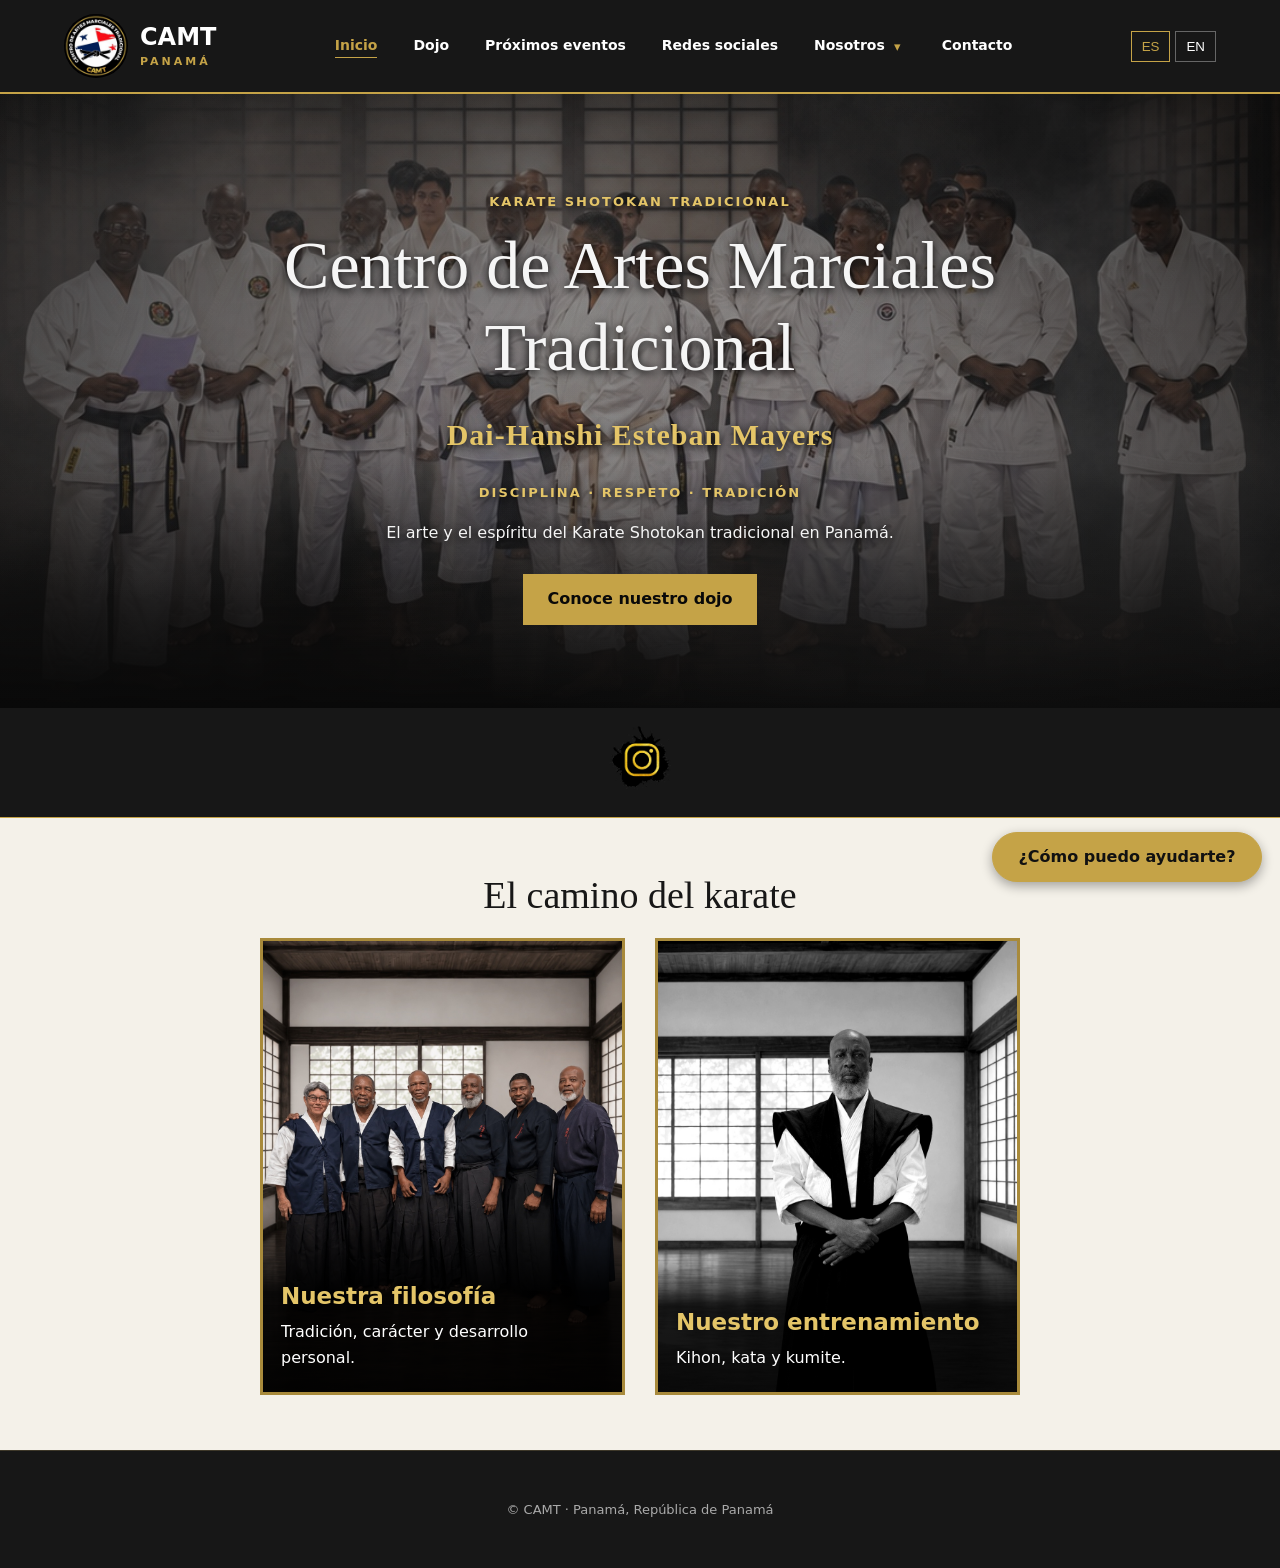
<file: index.html>
<!doctype html><html lang="es" data-lang="es"><head><meta charset="utf-8"><meta name="viewport" content="width=device-width,initial-scale=1"><meta name="description" content="CAMT · Karate Shotokan tradicional en Ciudad de Panamá"><title>Inicio | CAMT Panamá</title><link rel="icon" href="assets/logo.jpg"><link rel="stylesheet" href="style.css?v=2.3"><script src="config.js?v=1.8" defer></script><script src="script.js?v=2.2" defer></script></head><body><a class="skip" href="#main"><span lang="es">Ir al contenido</span><span lang="en">Skip to content</span></a><header><a class="brand" href="index.html"><img src="assets/logo.jpg" alt=""><span>CAMT<small>PANAMÁ</small></span></a><nav aria-label="Navigation"><a href="index.html" aria-current="page"><span lang="es">Inicio</span><span lang="en">Home</span></a><a href="dojo.html"><span lang="es">Dojo</span><span lang="en">Dojo</span></a><a href="upcoming.html"><span lang="es">Próximos eventos</span><span lang="en">Upcoming</span></a><a href="socials.html"><span lang="es">Redes sociales</span><span lang="en">Socials</span></a><div class="about-nav"><a href="about.html"><span lang="es">Nosotros</span><span lang="en">About</span></a><button class="bio-toggle" aria-label="Biografías / Biographies" aria-expanded="false" aria-controls="bio-menu">▾</button><div id="bio-menu" class="bio-menu" hidden><a href="about.html#esteban-mayers">Esteban Mayers</a><a href="about.html#enrique-kelly">Enrique Kelly</a><a href="about.html#reinaldo-mannings">Reinaldo Mannings</a><a href="about.html#eduardo-lowe">Eduardo Lowe</a><a href="about.html#alexander-edwards">Alexander Edwards</a><a href="about.html#reynaldo-roach">Reynaldo Roach</a></div></div><a href="contact.html"><span lang="es">Contacto</span><span lang="en">Contact</span></a></nav><div class="languages"><button data-language="es" aria-pressed="true">ES</button><button data-language="en" aria-pressed="false">EN</button></div></header><main id="main"><section class="hero"><div class="hero-copy"><p class="eyebrow"><span lang="es">KARATE SHOTOKAN TRADICIONAL</span><span lang="en">TRADITIONAL SHOTOKAN KARATE</span></p><h1>Centro de Artes Marciales Tradicional</h1><p class="gold hanshi">Dai-Hanshi Esteban Mayers</p><p class="gold"><span lang="es">DISCIPLINA · RESPETO · TRADICIÓN</span><span lang="en">DISCIPLINE · RESPECT · TRADITION</span></p><p><span lang="es">El arte y el espíritu del Karate Shotokan tradicional en Panamá.</span><span lang="en">The art and spirit of traditional Shotokan Karate in Panama.</span></p><a class="cta" href="dojo.html"><span lang="es">Conoce nuestro dojo</span><span lang="en">Discover our dojo</span></a></div></section><section class="instagram-strip"><a class="instagram-link" href="https://www.instagram.com/camt_pty/" data-link="instagram" aria-label="Instagram — CAMT Panamá"><img class="instagram-logo" src="assets/instagram.png" alt="Instagram"></a></section><section class="ivory"><h2><span lang="es">El camino del karate</span><span lang="en">The way of karate</span></h2><div class="cards"><article><img src="assets/philosophy-group.jpg" alt="Retrato grupal en el dojo / Group dojo portrait"><div class="card-overlay"><h3><span lang="es">Nuestra filosofía</span><span lang="en">Our philosophy</span></h3><p><span lang="es">Tradición, carácter y desarrollo personal.</span><span lang="en">Tradition, character and personal development.</span></p></div></article><article><img src="assets/training.jpg" alt="Retrato en el dojo / Dojo portrait"><div class="card-overlay"><h3><span lang="es">Nuestro entrenamiento</span><span lang="en">Our training</span></h3><p><span lang="es">Kihon, kata y kumite.</span><span lang="en">Kihon, kata and kumite.</span></p></div></article></div></section></main><footer><p>© CAMT · Panamá, República de Panamá</p></footer></body></html>
</file>
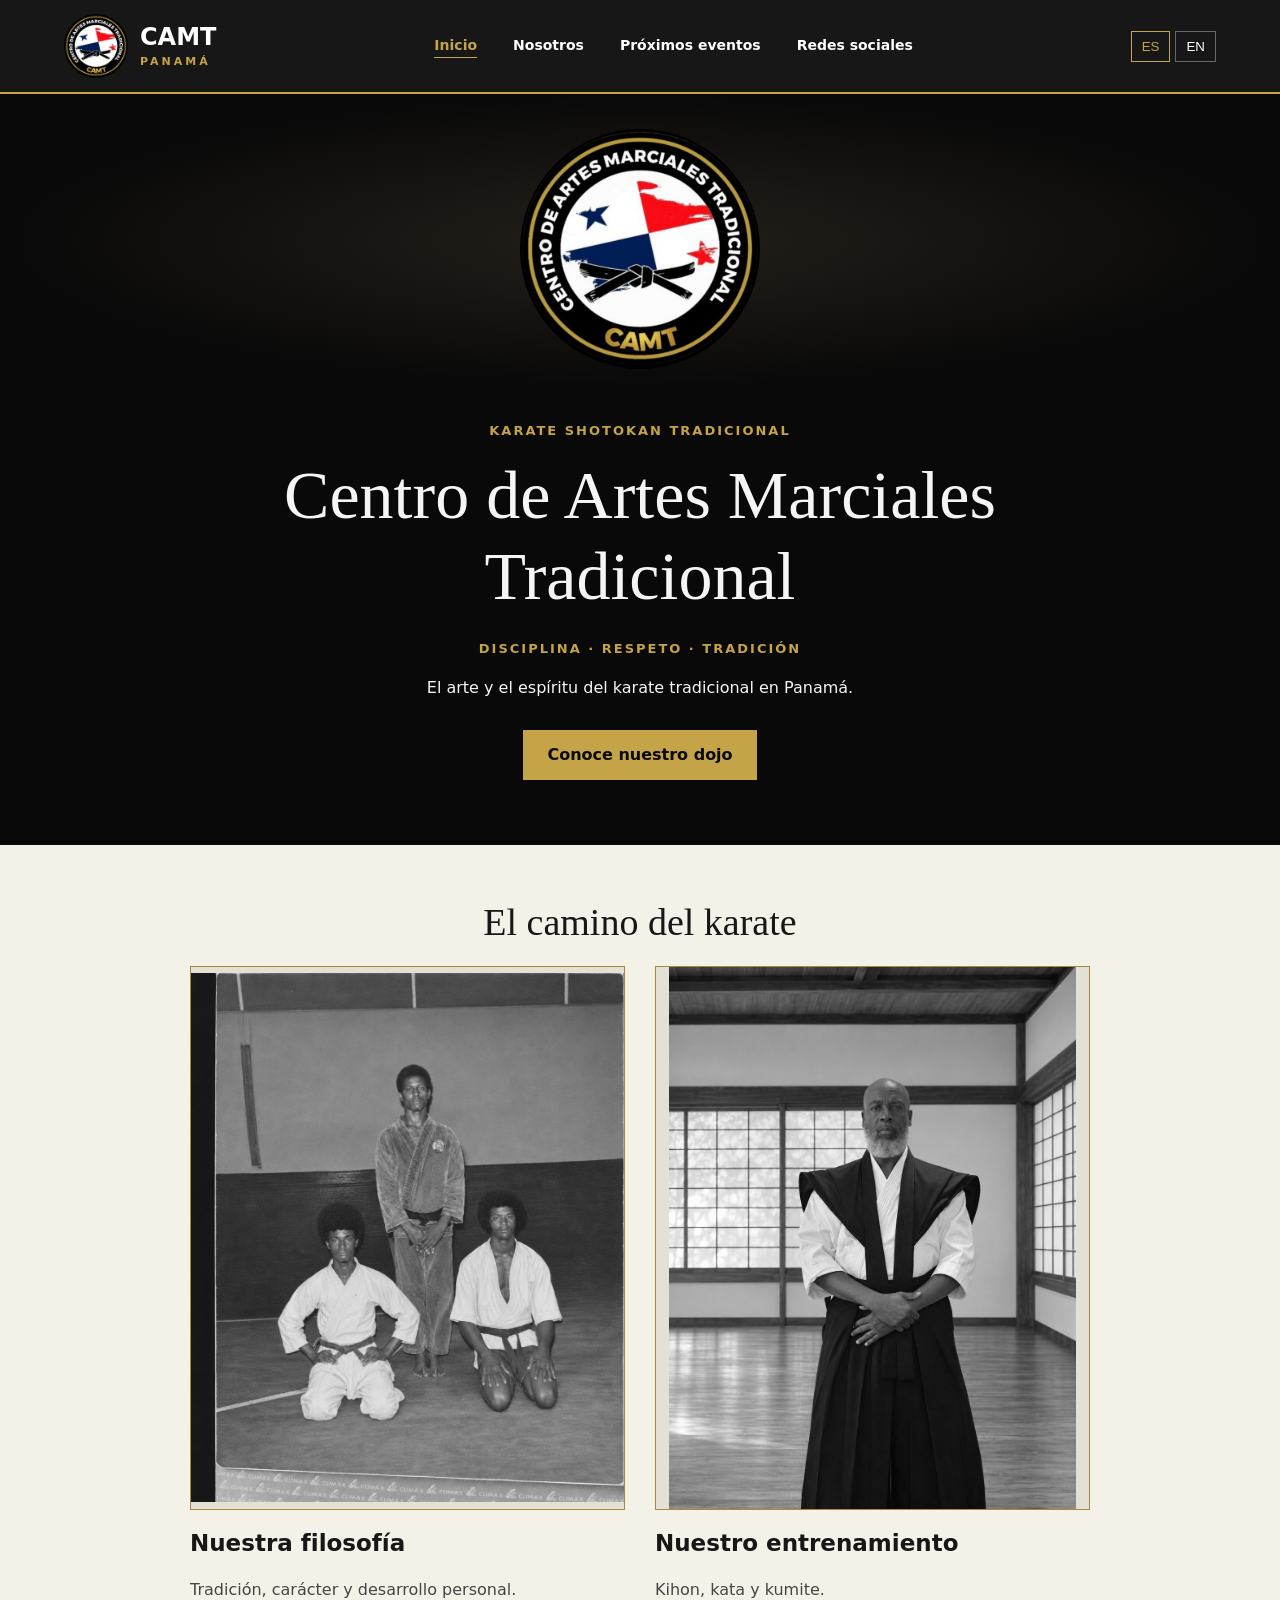
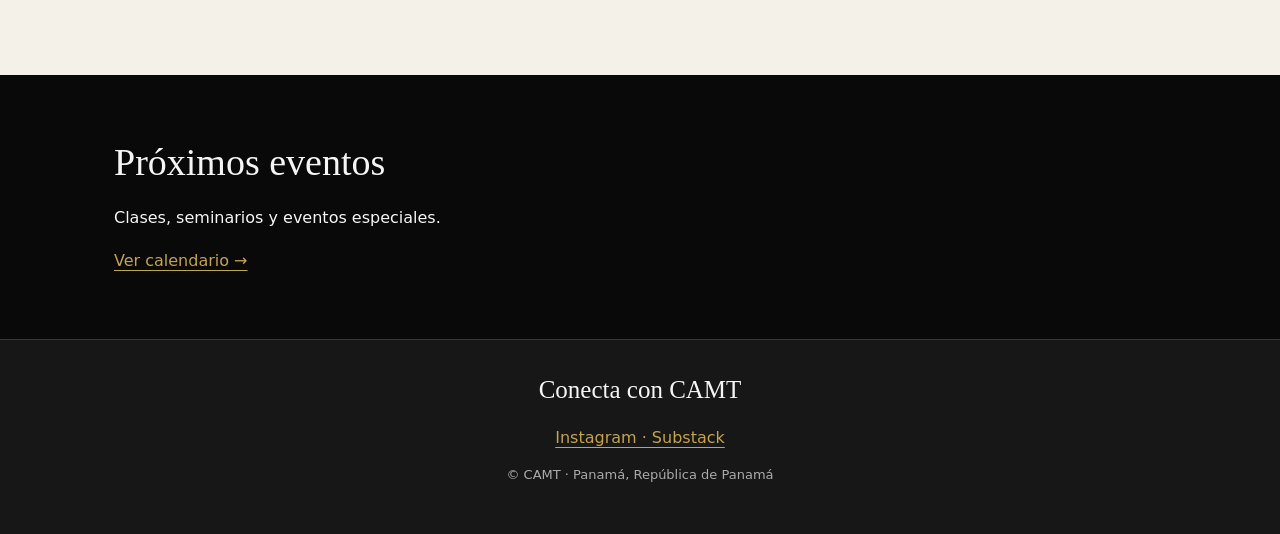
<file: CAMT-Website/index.html>
<!doctype html><html lang="es" data-lang="es"><head><meta charset="utf-8"><meta name="viewport" content="width=device-width,initial-scale=1"><meta name="description" content="CAMT · Karate Shotokan tradicional en Ciudad de Panamá"><title>Inicio | CAMT Panamá</title><link rel="icon" href="assets/logo.jpg"><link rel="stylesheet" href="style.css"><script src="config.js" defer></script><script src="script.js" defer></script></head><body><a class="skip" href="#main"><span lang="es">Ir al contenido</span><span lang="en">Skip to content</span></a><header><a class="brand" href="index.html"><img src="assets/logo.jpg" alt=""><span>CAMT<small>PANAMÁ</small></span></a><nav aria-label="Navigation"><a href="index.html" aria-current="page"><span lang="es">Inicio</span><span lang="en">Home</span></a><a href="about.html"><span lang="es">Nosotros</span><span lang="en">About</span></a><a href="upcoming.html"><span lang="es">Próximos eventos</span><span lang="en">Upcoming</span></a><a href="socials.html"><span lang="es">Redes sociales</span><span lang="en">Socials</span></a></nav><div class="languages"><button data-language="es" aria-pressed="true">ES</button><button data-language="en" aria-pressed="false">EN</button></div></header><main id="main"><section class="hero"><div class="hero-art"><img src="assets/logo.jpg" alt="CAMT"></div><div class="hero-copy"><p class="eyebrow"><span lang="es">KARATE SHOTOKAN TRADICIONAL</span><span lang="en">TRADITIONAL SHOTOKAN KARATE</span></p><h1>Centro de Artes Marciales Tradicional</h1><p class="gold"><span lang="es">DISCIPLINA · RESPETO · TRADICIÓN</span><span lang="en">DISCIPLINE · RESPECT · TRADITION</span></p><p><span lang="es">El arte y el espíritu del karate tradicional en Panamá.</span><span lang="en">The art and spirit of traditional karate in Panama.</span></p><a class="cta" href="about.html"><span lang="es">Conoce nuestro dojo</span><span lang="en">Discover our dojo</span></a></div></section><section class="ivory"><h2><span lang="es">El camino del karate</span><span lang="en">The way of karate</span></h2><div class="cards"><article><img src="assets/philosophy.jpg" alt="Fotografía histórica de karate / Historical karate photograph"><h3><span lang="es">Nuestra filosofía</span><span lang="en">Our philosophy</span></h3><p><span lang="es">Tradición, carácter y desarrollo personal.</span><span lang="en">Tradition, character and personal development.</span></p></article><article><img src="assets/training.jpg" alt="Retrato en el dojo / Dojo portrait"><h3><span lang="es">Nuestro entrenamiento</span><span lang="en">Our training</span></h3><p><span lang="es">Kihon, kata y kumite.</span><span lang="en">Kihon, kata and kumite.</span></p></article></div></section><section class="section"><h2><span lang="es">Próximos eventos</span><span lang="en">Upcoming events</span></h2><p><span lang="es">Clases, seminarios y eventos especiales.</span><span lang="en">Classes, seminars and special events.</span></p><a href="upcoming.html"><span lang="es">Ver calendario →</span><span lang="en">View dojo calendar →</span></a></section></main><footer><h2><span lang="es">Conecta con CAMT</span><span lang="en">Connect with CAMT</span></h2><a href="socials.html">Instagram · Substack</a><p>© CAMT · Panamá, República de Panamá</p></footer></body></html>
</file>
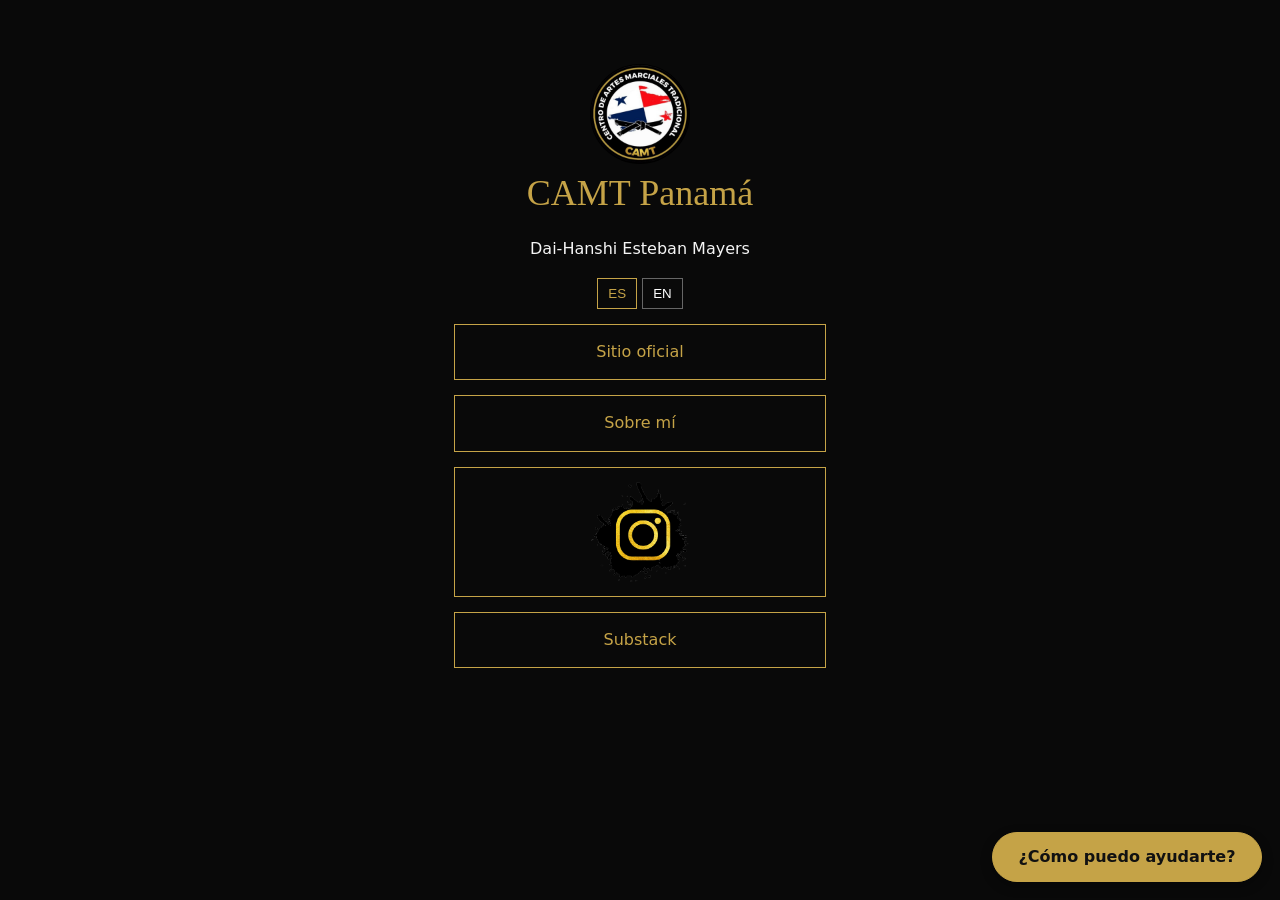
<file: links/index.html>
<!doctype html><html lang="es" data-lang="es"><head><meta charset="utf-8"><meta name="viewport" content="width=device-width,initial-scale=1"><title>CAMT | Links</title><link rel="stylesheet" href="../style.css?v=2.2"><script src="../config.js?v=1.8" defer></script><script src="../script.js?v=2.2" defer></script></head><body><main class="bio-page"><img src="../assets/logo.jpg" alt="CAMT"><h1>CAMT Panamá</h1><p>Dai-Hanshi Esteban Mayers</p><div class="languages"><button data-language="es">ES</button><button data-language="en">EN</button></div><a href="../index.html"><span lang="es">Sitio oficial</span><span lang="en">Official website</span></a><a href="../about.html#esteban-mayers"><span lang="es">Sobre mí</span><span lang="en">About me</span></a><a class="instagram-link" href="https://www.instagram.com/camt_pty/" data-link="instagram" aria-label="Instagram — CAMT Panamá"><img class="instagram-logo" src="../assets/instagram.png" alt="Instagram"></a><a href="../socials.html" data-link="substack">Substack</a></main></body></html>
</file>
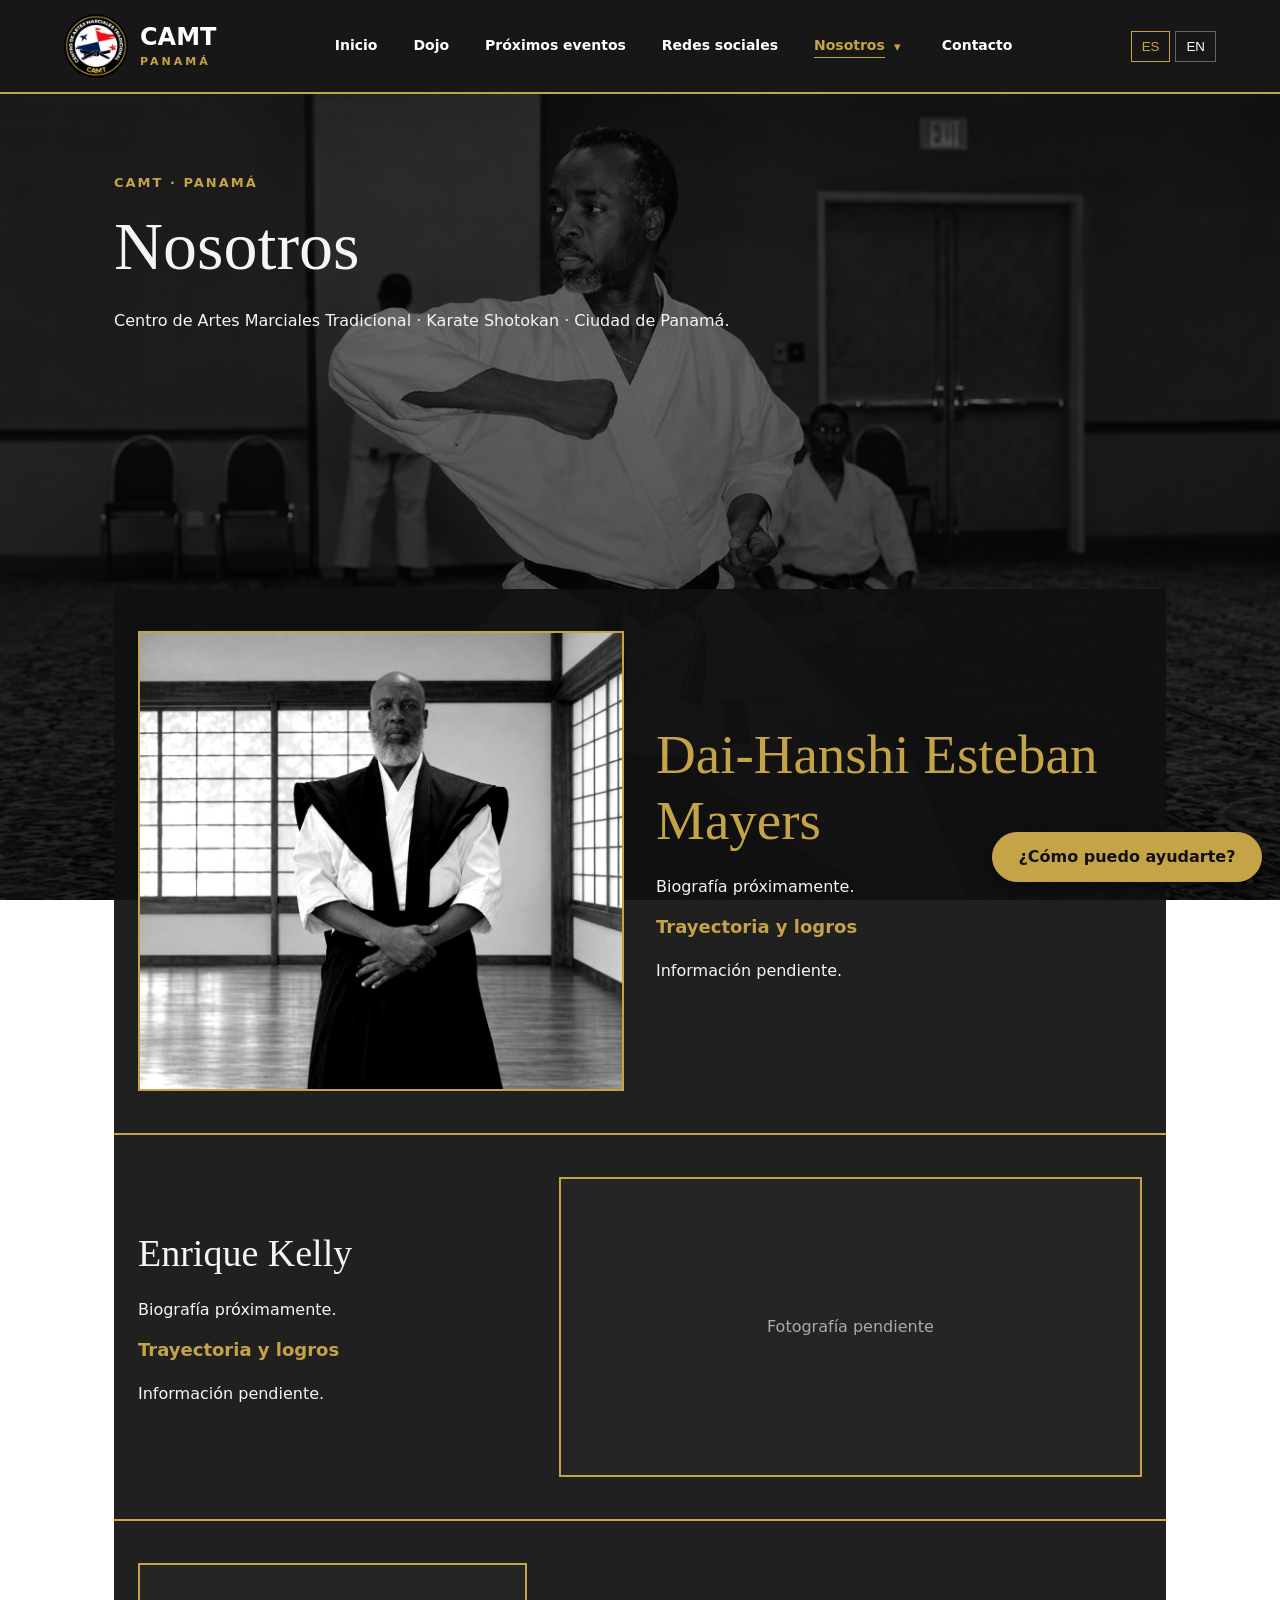
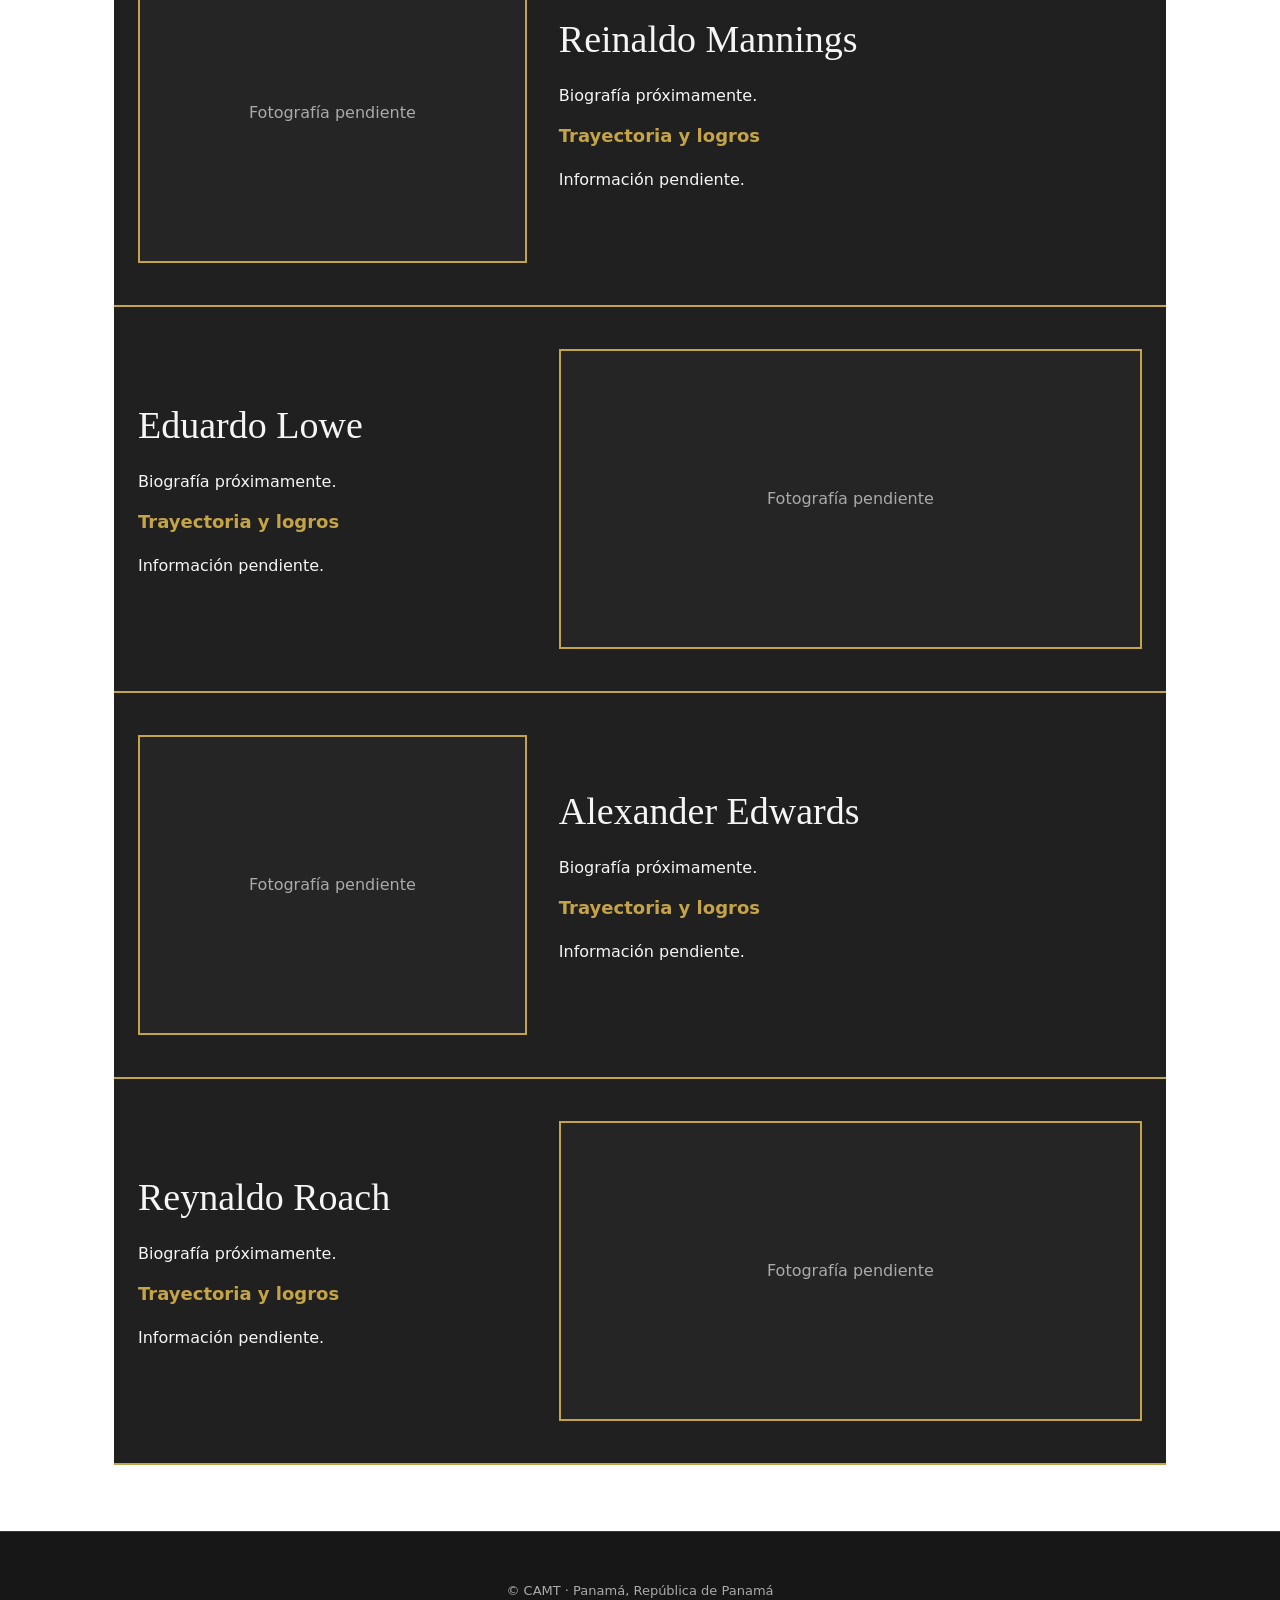
<file: about.html>
<!doctype html><html lang="es" data-lang="es"><head><meta charset="utf-8"><meta name="viewport" content="width=device-width,initial-scale=1"><meta name="description" content="CAMT · Karate Shotokan tradicional en Ciudad de Panamá"><title>Nosotros | CAMT Panamá</title><link rel="icon" href="assets/logo.jpg"><link rel="stylesheet" href="style.css?v=2.2"><script src="config.js?v=1.8" defer></script><script src="script.js?v=2.2" defer></script></head><body class="about-page"><a class="skip" href="#main"><span lang="es">Ir al contenido</span><span lang="en">Skip to content</span></a><header><a class="brand" href="index.html"><img src="assets/logo.jpg" alt=""><span>CAMT<small>PANAMÁ</small></span></a><nav aria-label="Navigation"><a href="index.html"><span lang="es">Inicio</span><span lang="en">Home</span></a><a href="dojo.html"><span lang="es">Dojo</span><span lang="en">Dojo</span></a><a href="upcoming.html"><span lang="es">Próximos eventos</span><span lang="en">Upcoming</span></a><a href="socials.html"><span lang="es">Redes sociales</span><span lang="en">Socials</span></a><div class="about-nav"><a href="about.html" aria-current="page"><span lang="es">Nosotros</span><span lang="en">About</span></a><button class="bio-toggle" aria-label="Biografías / Biographies" aria-expanded="false" aria-controls="bio-menu">▾</button><div id="bio-menu" class="bio-menu" hidden><a href="about.html#esteban-mayers">Esteban Mayers</a><a href="about.html#enrique-kelly">Enrique Kelly</a><a href="about.html#reinaldo-mannings">Reinaldo Mannings</a><a href="about.html#eduardo-lowe">Eduardo Lowe</a><a href="about.html#alexander-edwards">Alexander Edwards</a><a href="about.html#reynaldo-roach">Reynaldo Roach</a></div></div><a href="contact.html"><span lang="es">Contacto</span><span lang="en">Contact</span></a></nav><div class="languages"><button data-language="es" aria-pressed="true">ES</button><button data-language="en" aria-pressed="false">EN</button></div></header><main id="main"><section class="section"><p class="eyebrow">CAMT · PANAMÁ</p><h1><span lang="es">Nosotros</span><span lang="en">About us</span></h1><p><span lang="es">Centro de Artes Marciales Tradicional · Karate Shotokan · Ciudad de Panamá.</span><span lang="en">Centro de Artes Marciales Tradicional · Shotokan Karate · Panama City.</span></p></section><div class="bio-sections"><section id="esteban-mayers" class="bio-section featured"><img class="bio-portrait" src="assets/training.jpg" alt=""><div class="bio-copy"><h2>Dai-Hanshi Esteban Mayers</h2><p><span lang="es">Biografía próximamente.</span><span lang="en">Biography forthcoming.</span></p><h3><span lang="es">Trayectoria y logros</span><span lang="en">Martial arts history and achievements</span></h3><p><span lang="es">Información pendiente.</span><span lang="en">Information forthcoming.</span></p></div></section><section id="enrique-kelly" class="bio-section "><div class="bio-portrait portrait-placeholder"><span lang="es">Fotografía pendiente</span><span lang="en">Portrait forthcoming</span></div><div class="bio-copy"><h2>Enrique Kelly</h2><p><span lang="es">Biografía próximamente.</span><span lang="en">Biography forthcoming.</span></p><h3><span lang="es">Trayectoria y logros</span><span lang="en">Martial arts history and achievements</span></h3><p><span lang="es">Información pendiente.</span><span lang="en">Information forthcoming.</span></p></div></section><section id="reinaldo-mannings" class="bio-section "><div class="bio-portrait portrait-placeholder"><span lang="es">Fotografía pendiente</span><span lang="en">Portrait forthcoming</span></div><div class="bio-copy"><h2>Reinaldo Mannings</h2><p><span lang="es">Biografía próximamente.</span><span lang="en">Biography forthcoming.</span></p><h3><span lang="es">Trayectoria y logros</span><span lang="en">Martial arts history and achievements</span></h3><p><span lang="es">Información pendiente.</span><span lang="en">Information forthcoming.</span></p></div></section><section id="eduardo-lowe" class="bio-section "><div class="bio-portrait portrait-placeholder"><span lang="es">Fotografía pendiente</span><span lang="en">Portrait forthcoming</span></div><div class="bio-copy"><h2>Eduardo Lowe</h2><p><span lang="es">Biografía próximamente.</span><span lang="en">Biography forthcoming.</span></p><h3><span lang="es">Trayectoria y logros</span><span lang="en">Martial arts history and achievements</span></h3><p><span lang="es">Información pendiente.</span><span lang="en">Information forthcoming.</span></p></div></section><section id="alexander-edwards" class="bio-section "><div class="bio-portrait portrait-placeholder"><span lang="es">Fotografía pendiente</span><span lang="en">Portrait forthcoming</span></div><div class="bio-copy"><h2>Alexander Edwards</h2><p><span lang="es">Biografía próximamente.</span><span lang="en">Biography forthcoming.</span></p><h3><span lang="es">Trayectoria y logros</span><span lang="en">Martial arts history and achievements</span></h3><p><span lang="es">Información pendiente.</span><span lang="en">Information forthcoming.</span></p></div></section><section id="reynaldo-roach" class="bio-section "><div class="bio-portrait portrait-placeholder"><span lang="es">Fotografía pendiente</span><span lang="en">Portrait forthcoming</span></div><div class="bio-copy"><h2>Reynaldo Roach</h2><p><span lang="es">Biografía próximamente.</span><span lang="en">Biography forthcoming.</span></p><h3><span lang="es">Trayectoria y logros</span><span lang="en">Martial arts history and achievements</span></h3><p><span lang="es">Información pendiente.</span><span lang="en">Information forthcoming.</span></p></div></section></div><div class="bio-dot-wrap"><a class="bio-dot" href="links/" aria-label="Enlaces / Links"></a></div></main><footer><p>© CAMT · Panamá, República de Panamá</p></footer></body></html>
</file>
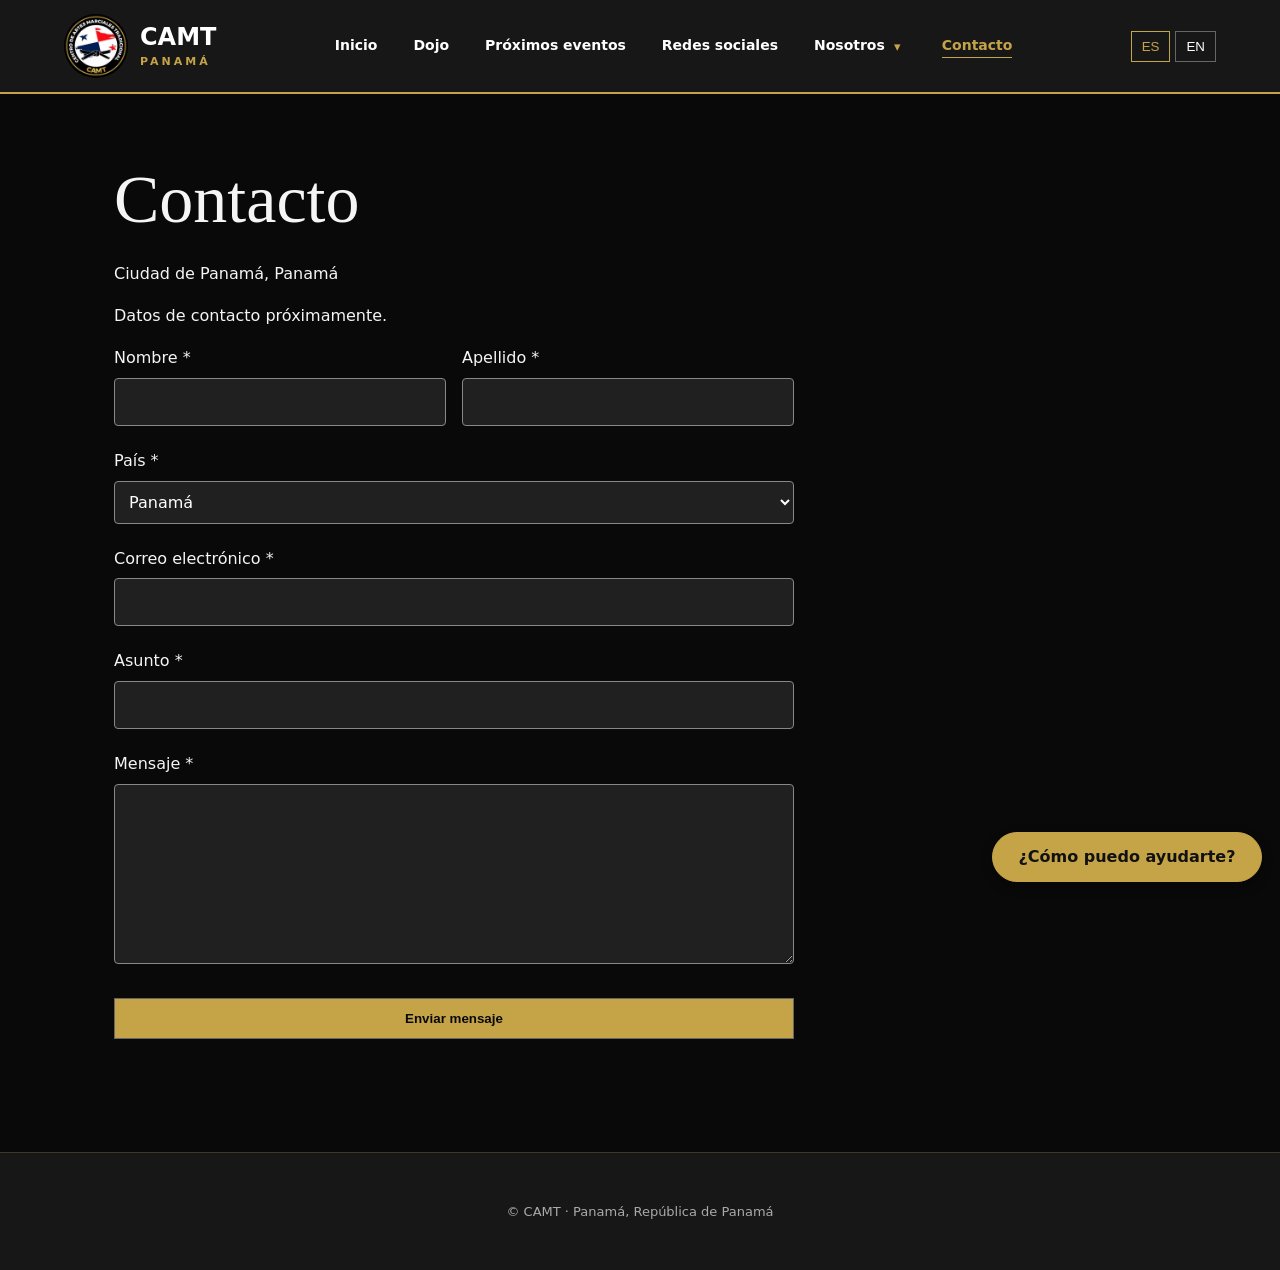
<file: contact.html>
<!DOCTYPE html>
<html data-lang="es" lang="es"><head><meta charset="utf-8"/><meta content="width=device-width,initial-scale=1" name="viewport"/><meta content="CAMT · Karate Shotokan tradicional en Ciudad de Panamá" name="description"/><title>Contacto | CAMT Panamá</title><link href="assets/logo.jpg" rel="icon"/><link href="style.css?v=2.2" rel="stylesheet"/><script defer="" src="config.js?v=1.8"></script><script defer="" src="script.js?v=2.2"></script></head><body><a class="skip" href="#main"><span lang="es">Ir al contenido</span><span lang="en">Skip to content</span></a><header><a class="brand" href="index.html"><img alt="" src="assets/logo.jpg"/><span>CAMT<small>PANAMÁ</small></span></a><nav aria-label="Navigation"><a href="index.html"><span lang="es">Inicio</span><span lang="en">Home</span></a><a href="dojo.html"><span lang="es">Dojo</span><span lang="en">Dojo</span></a><a href="upcoming.html"><span lang="es">Próximos eventos</span><span lang="en">Upcoming</span></a><a href="socials.html"><span lang="es">Redes sociales</span><span lang="en">Socials</span></a><div class="about-nav"><a href="about.html"><span lang="es">Nosotros</span><span lang="en">About</span></a><button aria-controls="bio-menu" aria-expanded="false" aria-label="Biografías / Biographies" class="bio-toggle">▾</button><div class="bio-menu" hidden="" id="bio-menu"><a href="about.html#esteban-mayers">Esteban Mayers</a><a href="about.html#enrique-kelly">Enrique Kelly</a><a href="about.html#reinaldo-mannings">Reinaldo Mannings</a><a href="about.html#eduardo-lowe">Eduardo Lowe</a><a href="about.html#alexander-edwards">Alexander Edwards</a><a href="about.html#reynaldo-roach">Reynaldo Roach</a></div></div><a aria-current="page" href="contact.html"><span lang="es">Contacto</span><span lang="en">Contact</span></a></nav><div class="languages"><button aria-pressed="true" data-language="es">ES</button><button aria-pressed="false" data-language="en">EN</button></div></header><main class="section" id="main"><h1><span lang="es">Contacto</span><span lang="en">Contact</span></h1><p><span lang="es">Ciudad de Panamá, Panamá</span><span lang="en">Panama City, Panama</span></p><p id="contact-email"><span lang="es">Datos de contacto próximamente.</span><span lang="en">Contact details coming soon.</span></p><form class="contact-form" id="contact-form" novalidate=""><div class="name-grid"><label><span lang="es">Nombre *</span><span lang="en">First name *</span><input autocomplete="given-name" maxlength="100" name="first" required=""/><small aria-live="polite" class="field-error"></small></label><label><span lang="es">Apellido *</span><span lang="en">Last name *</span><input autocomplete="family-name" maxlength="100" name="last" required=""/><small aria-live="polite" class="field-error"></small></label></div><label><span lang="es">País *</span><span lang="en">Country *</span><select data-countries="AG AR BS BB BZ BO BR CA CL CO CR CU DM DO EC SV GD GT GY HT HN JM MX NI PA PY PE KN LC VC SR TT US UY VE" name="country" required=""></select><small aria-live="polite" class="field-error"></small></label><label><span lang="es">Correo electrónico *</span><span lang="en">Email address *</span><input autocomplete="email" name="email" required="" type="email"/><small aria-live="polite" class="field-error"></small></label><label><span lang="es">Asunto *</span><span lang="en">Subject *</span><input maxlength="200" name="subject" required=""/><small aria-live="polite" class="field-error"></small></label><label><span lang="es">Mensaje *</span><span lang="en">Message *</span><textarea maxlength="5000" name="message" required="" rows="6"></textarea><small aria-live="polite" class="field-error"></small></label><button class="cta" type="submit"><span lang="es">Enviar mensaje</span><span lang="en">Send message</span></button><p id="form-status" role="status"></p></form><section hidden="" id="thanks" tabindex="-1"><h2><span lang="es">¡Gracias!</span><span lang="en">Thank you!</span></h2><p id="thanks-text"></p><a class="cta" href="index.html"><span lang="es">Volver al inicio</span><span lang="en">Return to Home</span></a></section></main><footer><p>© CAMT · Panamá, República de Panamá</p></footer></body></html>
</file>
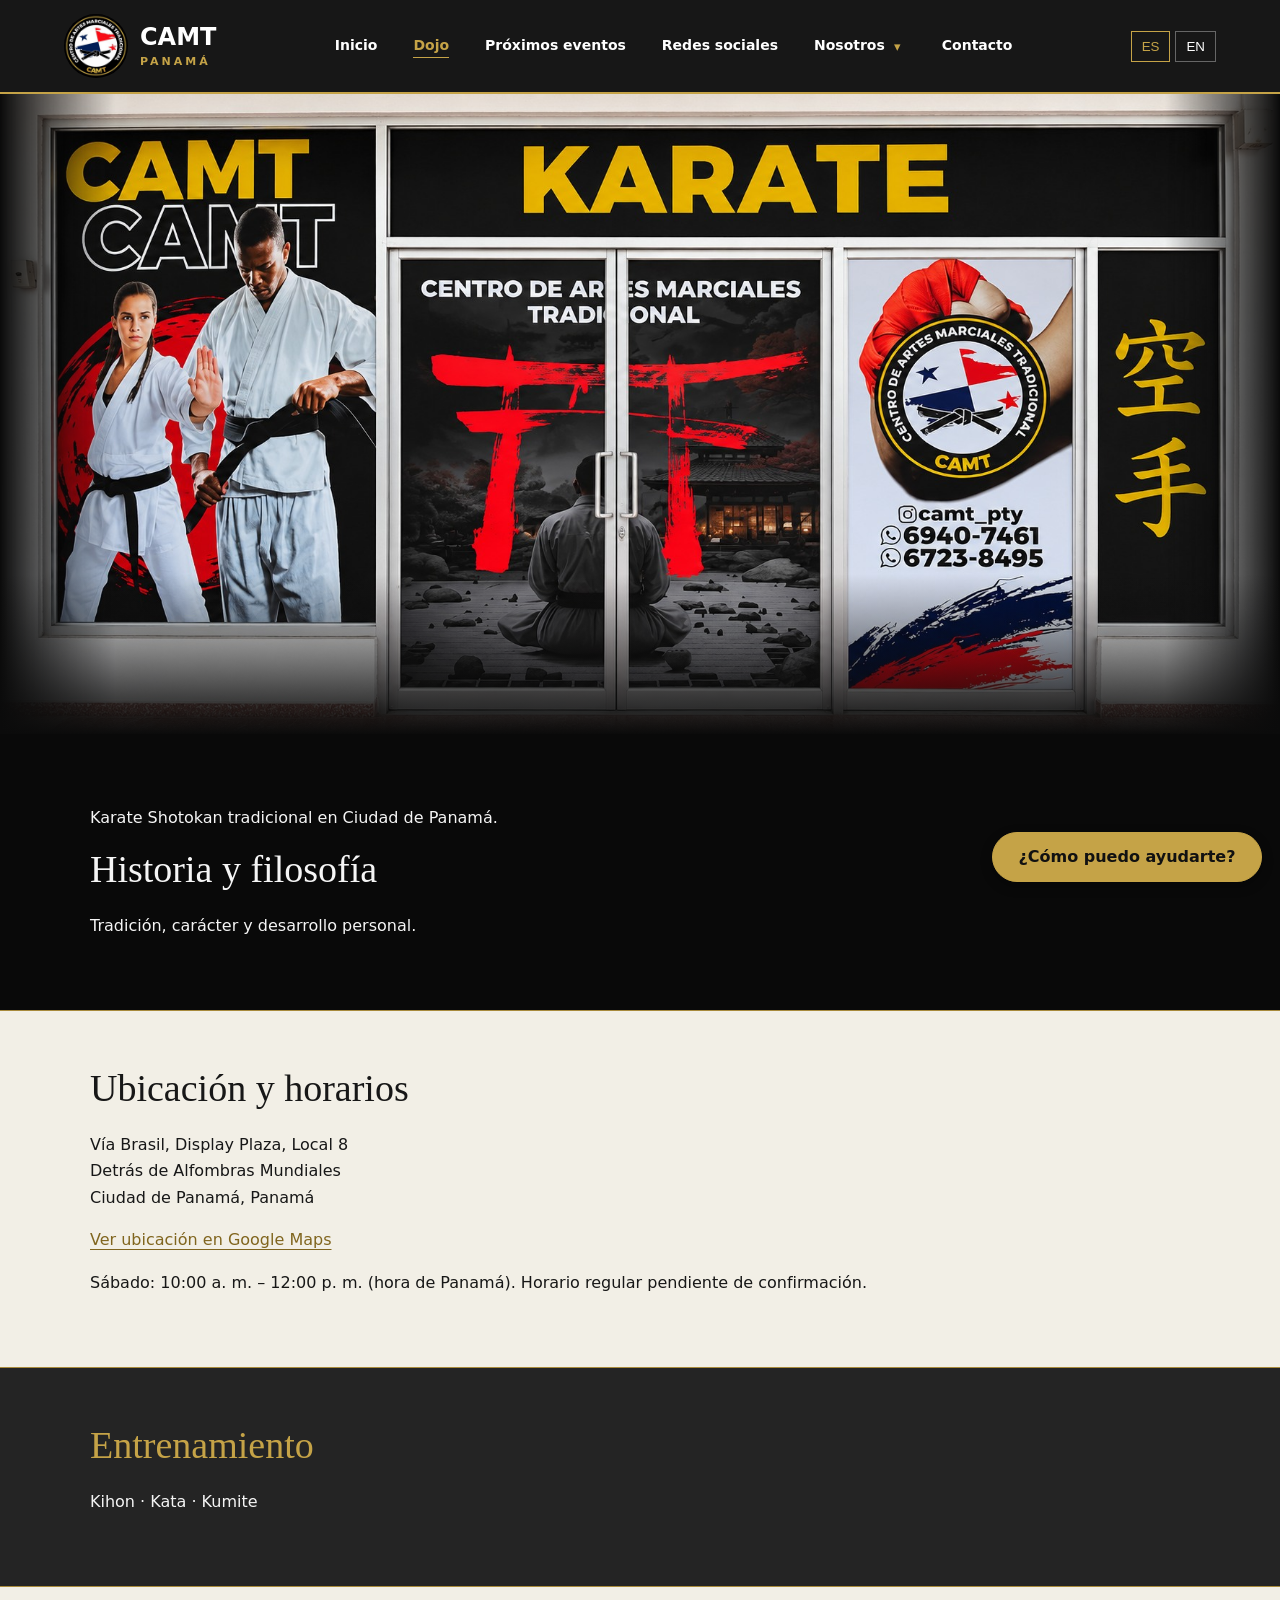
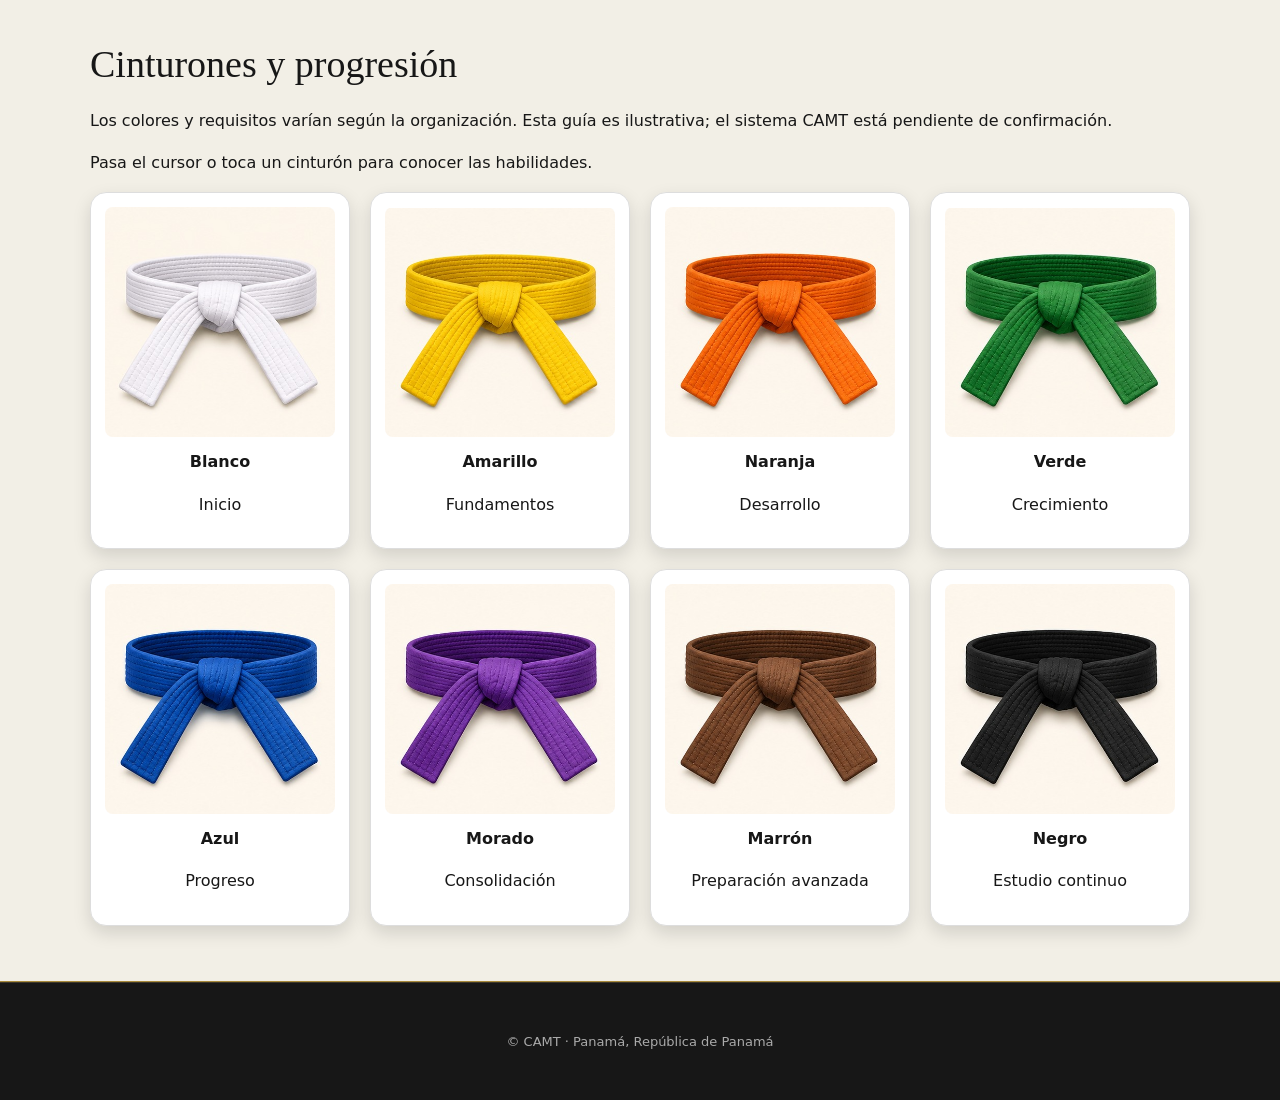
<file: dojo.html>
<!DOCTYPE html>

<html data-lang="es" lang="es"><head><meta charset="utf-8"/><meta content="width=device-width,initial-scale=1" name="viewport"/><meta content="CAMT · Karate Shotokan tradicional en Ciudad de Panamá" name="description"/><title>Dojo | CAMT Panamá</title><link href="assets/logo.jpg" rel="icon"/><link href="style.css?v=2.2" rel="stylesheet"/><script defer="" src="config.js?v=1.8"></script><script defer="" src="script.js?v=2.0"></script></head><body><a class="skip" href="#main"><span lang="es">Ir al contenido</span><span lang="en">Skip to content</span></a><header><a class="brand" href="index.html"><img alt="" src="assets/logo.jpg"/><span>CAMT<small>PANAMÁ</small></span></a><nav aria-label="Navigation"><a href="index.html"><span lang="es">Inicio</span><span lang="en">Home</span></a><a aria-current="page" href="dojo.html"><span lang="es">Dojo</span><span lang="en">Dojo</span></a><a href="upcoming.html"><span lang="es">Próximos eventos</span><span lang="en">Upcoming</span></a><a href="socials.html"><span lang="es">Redes sociales</span><span lang="en">Socials</span></a><div class="about-nav"><a href="about.html"><span lang="es">Nosotros</span><span lang="en">About</span></a><button aria-controls="bio-menu" aria-expanded="false" aria-label="Biografías / Biographies" class="bio-toggle">▾</button><div class="bio-menu" hidden="" id="bio-menu"><a href="about.html#esteban-mayers">Esteban Mayers</a><a href="about.html#enrique-kelly">Enrique Kelly</a><a href="about.html#reinaldo-mannings">Reinaldo Mannings</a><a href="about.html#eduardo-lowe">Eduardo Lowe</a><a href="about.html#alexander-edwards">Alexander Edwards</a><a href="about.html#reynaldo-roach">Reynaldo Roach</a></div></div><a href="contact.html"><span lang="es">Contacto</span><span lang="en">Contact</span></a></nav><div class="languages"><button aria-pressed="true" data-language="es">ES</button><button aria-pressed="false" data-language="en">EN</button></div></header><main id="main"><section aria-label="CAMT Dojo" class="dojo-storefront"><img alt="CAMT Karate — Display Plaza" src="assets/dojo-storefront.jpg"/></section><section class="section dojo-info"><div class="dojo-band history"><p><span lang="es">Karate Shotokan tradicional en Ciudad de Panamá.</span><span lang="en">Traditional Shotokan Karate in Panama City.</span></p><h2><span lang="es">Historia y filosofía</span><span lang="en">History and philosophy</span></h2><p><span lang="es">Tradición, carácter y desarrollo personal.</span><span lang="en">Tradition, character and personal development.</span></p></div><div class="dojo-band location"><h2><span lang="es">Ubicación y horarios</span><span lang="en">Location and hours</span></h2><p>Vía Brasil, Display Plaza, Local 8<br/><span lang="es">Detrás de Alfombras Mundiales</span><span lang="en">Behind Alfombras Mundiales</span><br/>Ciudad de Panamá, Panamá</p><p><a href="https://www.google.com/maps/search/?api=1&amp;query=Display+Plaza+Via+Brasil+Panama" rel="noopener noreferrer" target="_blank"><span lang="es">Ver ubicación en Google Maps</span><span lang="en">View location in Google Maps</span></a></p><p><span lang="es">Sábado: 10:00 a. m. – 12:00 p. m. (hora de Panamá). Horario regular pendiente de confirmación.</span><span lang="en">Saturday: 10:00 AM – 12:00 PM (Panama time). Regular training hours pending confirmation.</span></p></div><div class="dojo-band training"><h2><span lang="es">Entrenamiento</span><span lang="en">Training</span></h2><p>Kihon · Kata · Kumite</p></div><div class="dojo-band belts"><h2><span lang="es">Cinturones y progresión</span><span lang="en">Belts and progression</span></h2><p><span lang="es">Los colores y requisitos varían según la organización. Esta guía es ilustrativa; el sistema CAMT está pendiente de confirmación.</span><span lang="en">Colors and requirements vary by organization. This guide is illustrative; the CAMT system awaits confirmation.</span></p><p class="belt-hint"><span lang="es">Pasa el cursor o toca un cinturón para conocer las habilidades.</span><span lang="en">Hover or tap a belt to explore its skills.</span></p><div class="belt-grid"><div aria-describedby="belt-details-0" aria-label="Blanco / White" aria-pressed="false" class="belt" role="button" tabindex="0"><div class="belt-inner"><div class="belt-face belt-front"><img alt="" src="assets/belt-white.jpg"/><strong><span lang="es">Blanco</span><span lang="en">White</span></strong><p><span lang="es">Inicio</span><span lang="en">Beginning</span></p></div><div class="belt-face belt-back" id="belt-details-0"><strong><span lang="es">Habilidades orientativas</span><span lang="en">Typical skills</span></strong><p><span lang="es">Posturas básicas, equilibrio, saludo y primeros bloqueos y golpes.</span><span lang="en">Basic stances, balance, etiquette and introductory blocks and strikes.</span></p></div></div></div><div aria-describedby="belt-details-1" aria-label="Amarillo / Yellow" aria-pressed="false" class="belt" role="button" tabindex="0"><div class="belt-inner"><div class="belt-face belt-front"><img alt="" src="assets/belt-yellow.jpg"/><strong><span lang="es">Amarillo</span><span lang="en">Yellow</span></strong><p><span lang="es">Fundamentos</span><span lang="en">Foundations</span></p></div><div class="belt-face belt-back" id="belt-details-1"><strong><span lang="es">Habilidades orientativas</span><span lang="en">Typical skills</span></strong><p><span lang="es">Técnicas básicas más precisas, desplazamientos y secuencias iniciales de kata.</span><span lang="en">More accurate basics, stepping and introductory kata sequences.</span></p></div></div></div><div aria-describedby="belt-details-2" aria-label="Naranja / Orange" aria-pressed="false" class="belt" role="button" tabindex="0"><div class="belt-inner"><div class="belt-face belt-front"><img alt="" src="assets/belt-orange.jpg"/><strong><span lang="es">Naranja</span><span lang="en">Orange</span></strong><p><span lang="es">Desarrollo</span><span lang="en">Development</span></p></div><div class="belt-face belt-back" id="belt-details-2"><strong><span lang="es">Habilidades orientativas</span><span lang="en">Typical skills</span></strong><p><span lang="es">Coordinación de combinaciones, transiciones de kata y distancia en ejercicios con compañero.</span><span lang="en">Coordinated combinations, kata transitions and distance in partner drills.</span></p></div></div></div><div aria-describedby="belt-details-3" aria-label="Verde / Green" aria-pressed="false" class="belt" role="button" tabindex="0"><div class="belt-inner"><div class="belt-face belt-front"><img alt="" src="assets/belt-green.jpg"/><strong><span lang="es">Verde</span><span lang="en">Green</span></strong><p><span lang="es">Crecimiento</span><span lang="en">Growth</span></p></div><div class="belt-face belt-back" id="belt-details-3"><strong><span lang="es">Habilidades orientativas</span><span lang="en">Typical skills</span></strong><p><span lang="es">Estabilidad, potencia controlada, ritmo de kata y defensa en kumite básico.</span><span lang="en">Stability, controlled power, kata rhythm and basic kumite defense.</span></p></div></div></div><div aria-describedby="belt-details-4" aria-label="Azul / Blue" aria-pressed="false" class="belt" role="button" tabindex="0"><div class="belt-inner"><div class="belt-face belt-front"><img alt="" src="assets/belt-blue.jpg"/><strong><span lang="es">Azul</span><span lang="en">Blue</span></strong><p><span lang="es">Progreso</span><span lang="en">Progress</span></p></div><div class="belt-face belt-back" id="belt-details-4"><strong><span lang="es">Habilidades orientativas</span><span lang="en">Typical skills</span></strong><p><span lang="es">Combinaciones fluidas, precisión de kata, control de distancia y tiempo en kumite.</span><span lang="en">Fluid combinations, kata precision, distance and timing in kumite.</span></p></div></div></div><div aria-describedby="belt-details-5" aria-label="Morado / Purple" aria-pressed="false" class="belt" role="button" tabindex="0"><div class="belt-inner"><div class="belt-face belt-front"><img alt="" src="assets/belt-purple.jpg"/><strong><span lang="es">Morado</span><span lang="en">Purple</span></strong><p><span lang="es">Consolidación</span><span lang="en">Consolidation</span></p></div><div class="belt-face belt-back" id="belt-details-5"><strong><span lang="es">Habilidades orientativas</span><span lang="en">Typical skills</span></strong><p><span lang="es">Técnicas complejas, aplicación de kata y adaptación táctica con autocontrol.</span><span lang="en">Complex techniques, kata application and tactical adaptation with self-control.</span></p></div></div></div><div aria-describedby="belt-details-6" aria-label="Marrón / Brown" aria-pressed="false" class="belt" role="button" tabindex="0"><div class="belt-inner"><div class="belt-face belt-front"><img alt="" src="assets/belt-brown.jpg"/><strong><span lang="es">Marrón</span><span lang="en">Brown</span></strong><p><span lang="es">Preparación avanzada</span><span lang="en">Advanced preparation</span></p></div><div class="belt-face belt-back" id="belt-details-6"><strong><span lang="es">Habilidades orientativas</span><span lang="en">Typical skills</span></strong><p><span lang="es">Fundamentos sólidos, kata avanzado, kumite controlado y preparación integral para el siguiente nivel.</span><span lang="en">Strong fundamentals, advanced kata, controlled kumite and comprehensive preparation for the next level.</span></p></div></div></div><div aria-describedby="belt-details-7" aria-label="Negro / Black" aria-pressed="false" class="belt" role="button" tabindex="0"><div class="belt-inner"><div class="belt-face belt-front"><img alt="" src="assets/belt-black.jpg"/><strong><span lang="es">Negro</span><span lang="en">Black</span></strong><p><span lang="es">Estudio continuo</span><span lang="en">Continued study</span></p></div><div class="belt-face belt-back" id="belt-details-7"><strong><span lang="es">Habilidades orientativas</span><span lang="en">Typical skills</span></strong><p><span lang="es">Dominio consistente de fundamentos, kata y kumite; criterio, respeto y aprendizaje continuo.</span><span lang="en">Consistent command of basics, kata and kumite; judgment, respect and continued learning.</span></p></div></div></div></div></div></section></main><footer><p>© CAMT · Panamá, República de Panamá</p></footer></body></html>
</file>
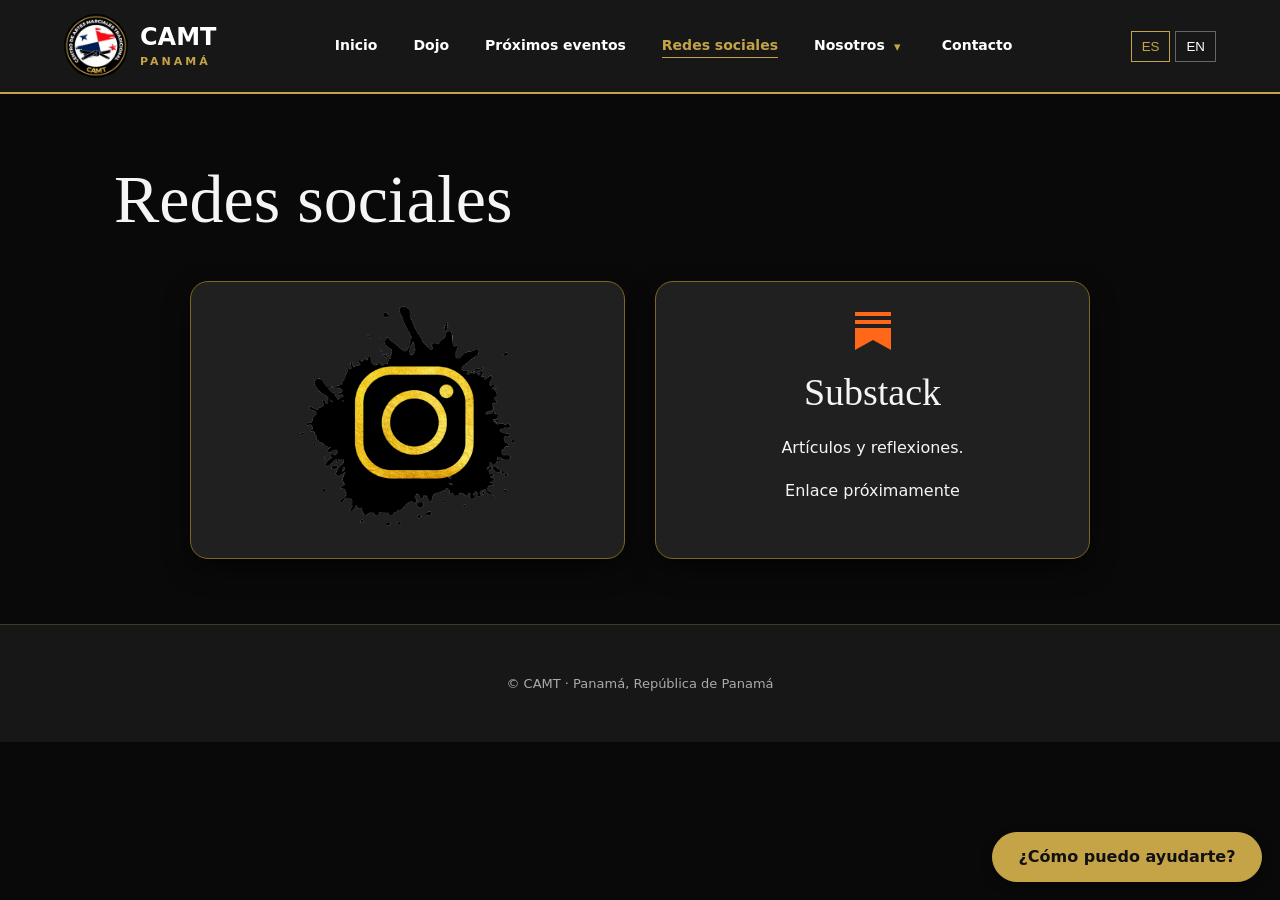
<file: socials.html>
<!doctype html><html lang="es" data-lang="es"><head><meta charset="utf-8"><meta name="viewport" content="width=device-width,initial-scale=1"><meta name="description" content="CAMT · Karate Shotokan tradicional en Ciudad de Panamá"><title>Redes sociales | CAMT Panamá</title><link rel="icon" href="assets/logo.jpg"><link rel="stylesheet" href="style.css?v=2.2"><script src="config.js?v=1.8" defer></script><script src="script.js?v=2.2" defer></script></head><body><a class="skip" href="#main"><span lang="es">Ir al contenido</span><span lang="en">Skip to content</span></a><header><a class="brand" href="index.html"><img src="assets/logo.jpg" alt=""><span>CAMT<small>PANAMÁ</small></span></a><nav aria-label="Navigation"><a href="index.html"><span lang="es">Inicio</span><span lang="en">Home</span></a><a href="dojo.html"><span lang="es">Dojo</span><span lang="en">Dojo</span></a><a href="upcoming.html"><span lang="es">Próximos eventos</span><span lang="en">Upcoming</span></a><a href="socials.html" aria-current="page"><span lang="es">Redes sociales</span><span lang="en">Socials</span></a><div class="about-nav"><a href="about.html"><span lang="es">Nosotros</span><span lang="en">About</span></a><button class="bio-toggle" aria-label="Biografías / Biographies" aria-expanded="false" aria-controls="bio-menu">▾</button><div id="bio-menu" class="bio-menu" hidden><a href="about.html#esteban-mayers">Esteban Mayers</a><a href="about.html#enrique-kelly">Enrique Kelly</a><a href="about.html#reinaldo-mannings">Reinaldo Mannings</a><a href="about.html#eduardo-lowe">Eduardo Lowe</a><a href="about.html#alexander-edwards">Alexander Edwards</a><a href="about.html#reynaldo-roach">Reynaldo Roach</a></div></div><a href="contact.html"><span lang="es">Contacto</span><span lang="en">Contact</span></a></nav><div class="languages"><button data-language="es" aria-pressed="true">ES</button><button data-language="en" aria-pressed="false">EN</button></div></header><main id="main"><section class="section"><h1><span lang="es">Redes sociales</span><span lang="en">Socials</span></h1><div class="social-grid"><article class="panel"><a class="instagram-link" href="https://www.instagram.com/camt_pty/" data-link="instagram" aria-label="Instagram — CAMT Panamá"><img class="instagram-logo" src="assets/instagram.png" alt="Instagram"></a></article><article class="panel"><svg viewBox="0 0 24 24" class="social-icon" aria-hidden="true" fill="#ff6719"><path d="M3 3h18v2H3zm0 4h18v2H3zm0 4h18v11l-9-5-9 5z"/></svg><h2>Substack</h2><p><span lang="es">Artículos y reflexiones.</span><span lang="en">Articles and reflections.</span></p><div data-social="substack"><span lang="es">Enlace próximamente</span><span lang="en">Link coming soon</span></div></article></div></section></main><footer><p>© CAMT · Panamá, República de Panamá</p></footer></body></html>
</file>
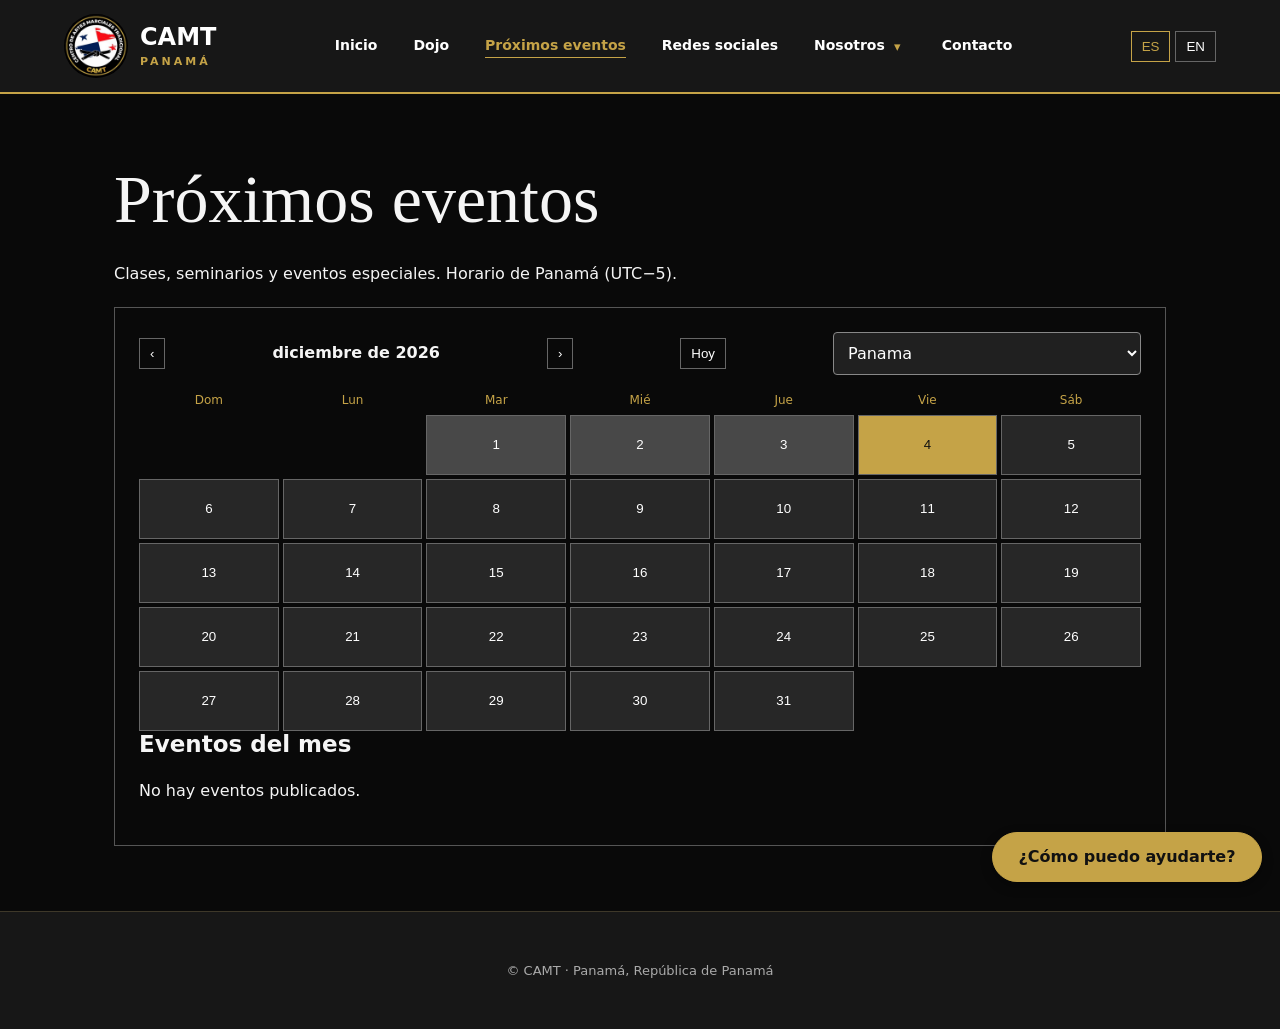
<file: upcoming.html>
<!doctype html><html lang="es" data-lang="es"><head><meta charset="utf-8"><meta name="viewport" content="width=device-width,initial-scale=1"><meta name="description" content="CAMT · Karate Shotokan tradicional en Ciudad de Panamá"><title>Próximos eventos | CAMT Panamá</title><link rel="icon" href="assets/logo.jpg"><link rel="stylesheet" href="style.css?v=2.2"><script src="config.js?v=1.8" defer></script><script src="script.js?v=2.2" defer></script></head><body><a class="skip" href="#main"><span lang="es">Ir al contenido</span><span lang="en">Skip to content</span></a><header><a class="brand" href="index.html"><img src="assets/logo.jpg" alt=""><span>CAMT<small>PANAMÁ</small></span></a><nav aria-label="Navigation"><a href="index.html"><span lang="es">Inicio</span><span lang="en">Home</span></a><a href="dojo.html"><span lang="es">Dojo</span><span lang="en">Dojo</span></a><a href="upcoming.html" aria-current="page"><span lang="es">Próximos eventos</span><span lang="en">Upcoming</span></a><a href="socials.html"><span lang="es">Redes sociales</span><span lang="en">Socials</span></a><div class="about-nav"><a href="about.html"><span lang="es">Nosotros</span><span lang="en">About</span></a><button class="bio-toggle" aria-label="Biografías / Biographies" aria-expanded="false" aria-controls="bio-menu">▾</button><div id="bio-menu" class="bio-menu" hidden><a href="about.html#esteban-mayers">Esteban Mayers</a><a href="about.html#enrique-kelly">Enrique Kelly</a><a href="about.html#reinaldo-mannings">Reinaldo Mannings</a><a href="about.html#eduardo-lowe">Eduardo Lowe</a><a href="about.html#alexander-edwards">Alexander Edwards</a><a href="about.html#reynaldo-roach">Reynaldo Roach</a></div></div><a href="contact.html"><span lang="es">Contacto</span><span lang="en">Contact</span></a></nav><div class="languages"><button data-language="es" aria-pressed="true">ES</button><button data-language="en" aria-pressed="false">EN</button></div></header><main id="main"><section class="section"><h1><span lang="es">Próximos eventos</span><span lang="en">Upcoming events</span></h1><p><span lang="es">Clases, seminarios y eventos especiales. Horario de Panamá (UTC−5).</span><span lang="en">Classes, seminars and special events. Panama time (UTC−5).</span></p><div id="calendar" class="panel"></div><script src="calendar.js?v=1.8" defer></script></section></main><footer><p>© CAMT · Panamá, República de Panamá</p></footer></body></html>
</file>
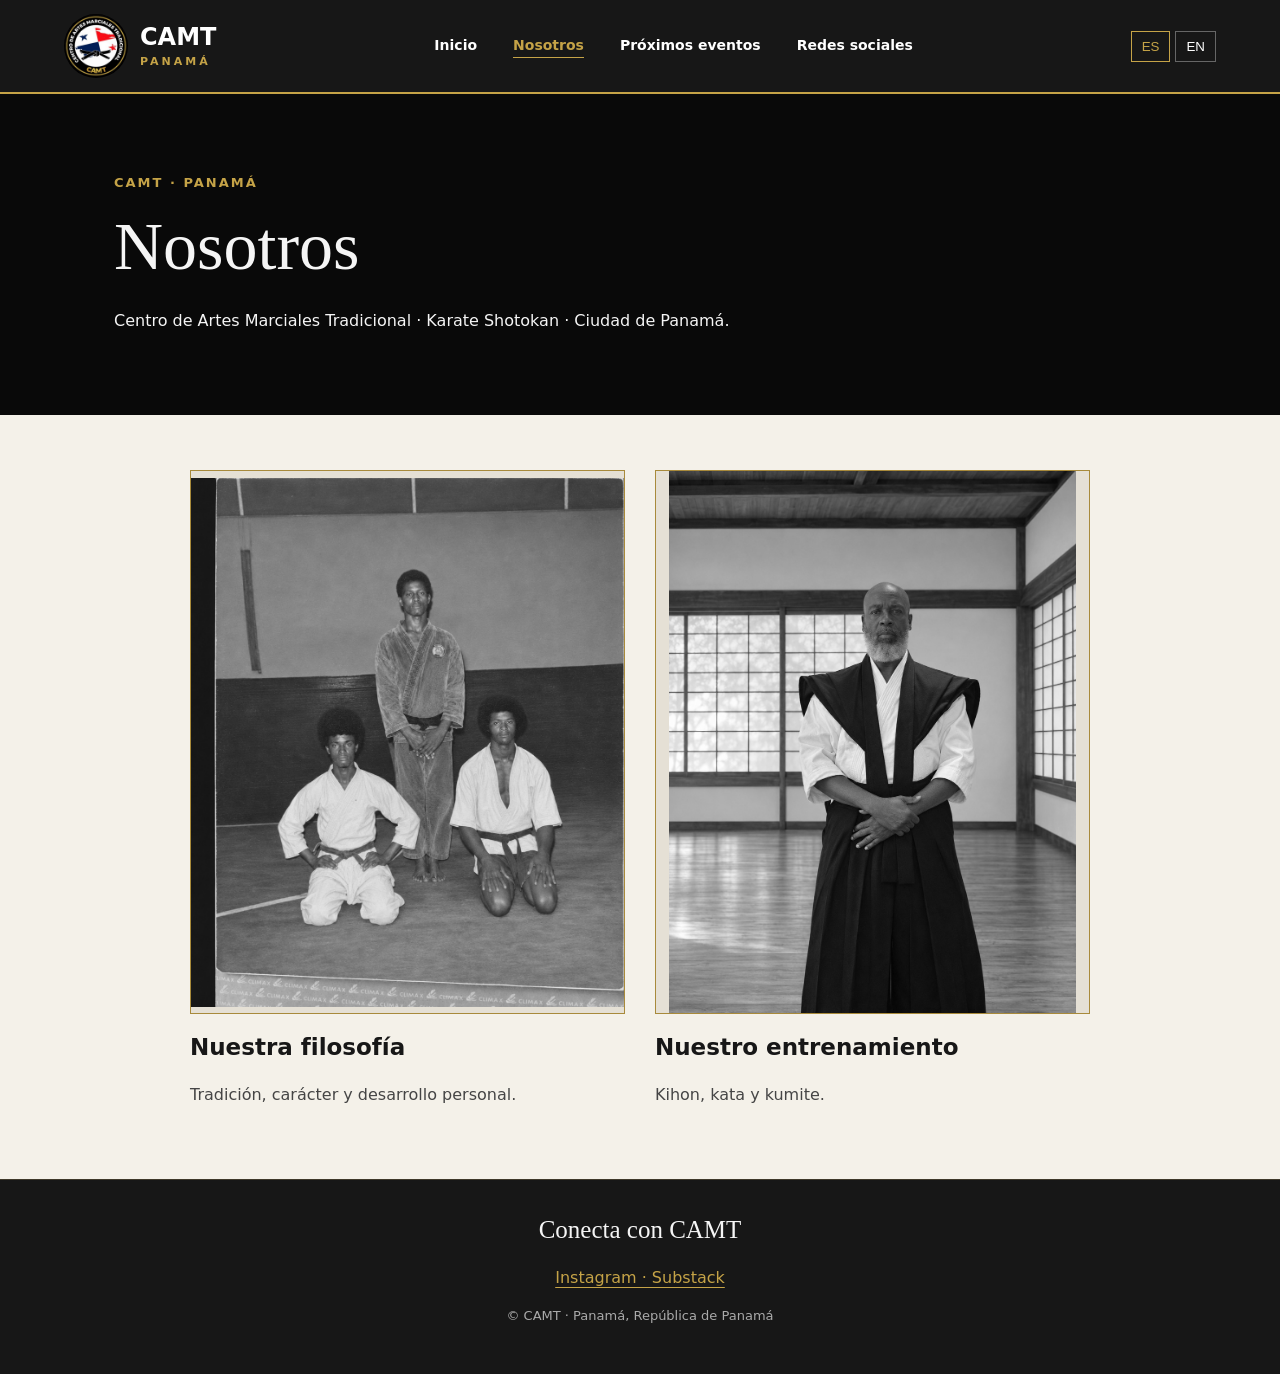
<file: CAMT-Website/about.html>
<!doctype html><html lang="es" data-lang="es"><head><meta charset="utf-8"><meta name="viewport" content="width=device-width,initial-scale=1"><meta name="description" content="CAMT · Karate Shotokan tradicional en Ciudad de Panamá"><title>Nosotros | CAMT Panamá</title><link rel="icon" href="assets/logo.jpg"><link rel="stylesheet" href="style.css"><script src="config.js" defer></script><script src="script.js" defer></script></head><body><a class="skip" href="#main"><span lang="es">Ir al contenido</span><span lang="en">Skip to content</span></a><header><a class="brand" href="index.html"><img src="assets/logo.jpg" alt=""><span>CAMT<small>PANAMÁ</small></span></a><nav aria-label="Navigation"><a href="index.html"><span lang="es">Inicio</span><span lang="en">Home</span></a><a href="about.html" aria-current="page"><span lang="es">Nosotros</span><span lang="en">About</span></a><a href="upcoming.html"><span lang="es">Próximos eventos</span><span lang="en">Upcoming</span></a><a href="socials.html"><span lang="es">Redes sociales</span><span lang="en">Socials</span></a></nav><div class="languages"><button data-language="es" aria-pressed="true">ES</button><button data-language="en" aria-pressed="false">EN</button></div></header><main id="main"><section class="section"><p class="eyebrow">CAMT · PANAMÁ</p><h1><span lang="es">Nosotros</span><span lang="en">About us</span></h1><p><span lang="es">Centro de Artes Marciales Tradicional · Karate Shotokan · Ciudad de Panamá.</span><span lang="en">Centro de Artes Marciales Tradicional · Shotokan Karate · Panama City.</span></p></section><section class="ivory"><div class="cards"><article><img src="assets/philosophy.jpg" alt="Fotografía histórica de karate / Historical karate photograph"><h3><span lang="es">Nuestra filosofía</span><span lang="en">Our philosophy</span></h3><p><span lang="es">Tradición, carácter y desarrollo personal.</span><span lang="en">Tradition, character and personal development.</span></p></article><article><img src="assets/training.jpg" alt="Retrato en el dojo / Dojo portrait"><h3><span lang="es">Nuestro entrenamiento</span><span lang="en">Our training</span></h3><p><span lang="es">Kihon, kata y kumite.</span><span lang="en">Kihon, kata and kumite.</span></p></article></div></section></main><footer><h2><span lang="es">Conecta con CAMT</span><span lang="en">Connect with CAMT</span></h2><a href="socials.html">Instagram · Substack</a><p>© CAMT · Panamá, República de Panamá</p></footer></body></html>
</file>
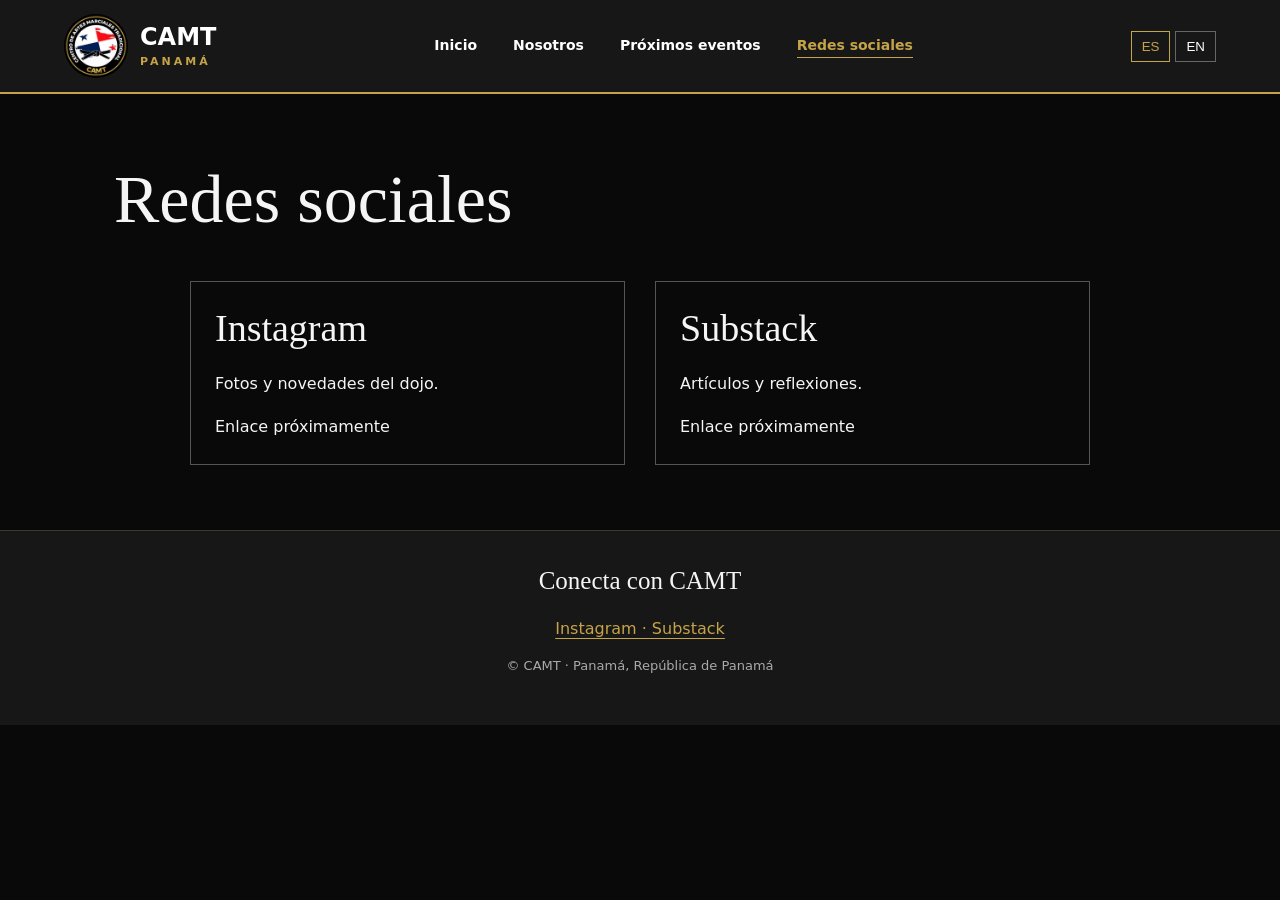
<file: CAMT-Website/socials.html>
<!doctype html><html lang="es" data-lang="es"><head><meta charset="utf-8"><meta name="viewport" content="width=device-width,initial-scale=1"><meta name="description" content="CAMT · Karate Shotokan tradicional en Ciudad de Panamá"><title>Redes sociales | CAMT Panamá</title><link rel="icon" href="assets/logo.jpg"><link rel="stylesheet" href="style.css"><script src="config.js" defer></script><script src="script.js" defer></script></head><body><a class="skip" href="#main"><span lang="es">Ir al contenido</span><span lang="en">Skip to content</span></a><header><a class="brand" href="index.html"><img src="assets/logo.jpg" alt=""><span>CAMT<small>PANAMÁ</small></span></a><nav aria-label="Navigation"><a href="index.html"><span lang="es">Inicio</span><span lang="en">Home</span></a><a href="about.html"><span lang="es">Nosotros</span><span lang="en">About</span></a><a href="upcoming.html"><span lang="es">Próximos eventos</span><span lang="en">Upcoming</span></a><a href="socials.html" aria-current="page"><span lang="es">Redes sociales</span><span lang="en">Socials</span></a></nav><div class="languages"><button data-language="es" aria-pressed="true">ES</button><button data-language="en" aria-pressed="false">EN</button></div></header><main id="main"><section class="section"><h1><span lang="es">Redes sociales</span><span lang="en">Socials</span></h1><div class="social-grid"><article class="panel"><h2>Instagram</h2><p><span lang="es">Fotos y novedades del dojo.</span><span lang="en">Dojo photos and updates.</span></p><div data-social="instagram"><span lang="es">Enlace próximamente</span><span lang="en">Link coming soon</span></div></article><article class="panel"><h2>Substack</h2><p><span lang="es">Artículos y reflexiones.</span><span lang="en">Articles and reflections.</span></p><div data-social="substack"><span lang="es">Enlace próximamente</span><span lang="en">Link coming soon</span></div></article></div></section></main><footer><h2><span lang="es">Conecta con CAMT</span><span lang="en">Connect with CAMT</span></h2><a href="socials.html">Instagram · Substack</a><p>© CAMT · Panamá, República de Panamá</p></footer></body></html>
</file>
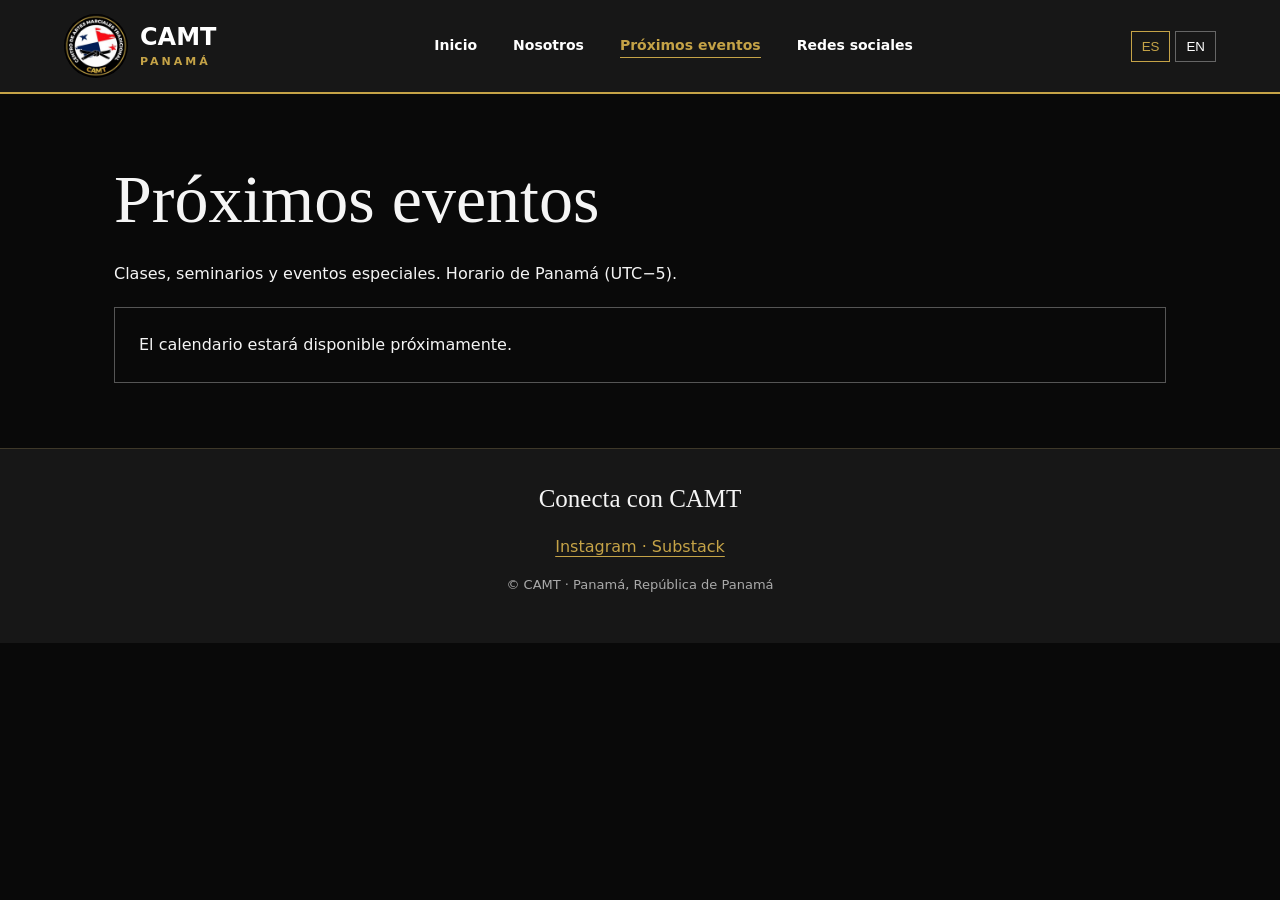
<file: CAMT-Website/upcoming.html>
<!doctype html><html lang="es" data-lang="es"><head><meta charset="utf-8"><meta name="viewport" content="width=device-width,initial-scale=1"><meta name="description" content="CAMT · Karate Shotokan tradicional en Ciudad de Panamá"><title>Próximos eventos | CAMT Panamá</title><link rel="icon" href="assets/logo.jpg"><link rel="stylesheet" href="style.css"><script src="config.js" defer></script><script src="script.js" defer></script></head><body><a class="skip" href="#main"><span lang="es">Ir al contenido</span><span lang="en">Skip to content</span></a><header><a class="brand" href="index.html"><img src="assets/logo.jpg" alt=""><span>CAMT<small>PANAMÁ</small></span></a><nav aria-label="Navigation"><a href="index.html"><span lang="es">Inicio</span><span lang="en">Home</span></a><a href="about.html"><span lang="es">Nosotros</span><span lang="en">About</span></a><a href="upcoming.html" aria-current="page"><span lang="es">Próximos eventos</span><span lang="en">Upcoming</span></a><a href="socials.html"><span lang="es">Redes sociales</span><span lang="en">Socials</span></a></nav><div class="languages"><button data-language="es" aria-pressed="true">ES</button><button data-language="en" aria-pressed="false">EN</button></div></header><main id="main"><section class="section"><h1><span lang="es">Próximos eventos</span><span lang="en">Upcoming events</span></h1><p><span lang="es">Clases, seminarios y eventos especiales. Horario de Panamá (UTC−5).</span><span lang="en">Classes, seminars and special events. Panama time (UTC−5).</span></p><div id="calendar" class="panel"><span lang="es">El calendario estará disponible próximamente.</span><span lang="en">The calendar will be available soon.</span></div></section></main><footer><h2><span lang="es">Conecta con CAMT</span><span lang="en">Connect with CAMT</span></h2><a href="socials.html">Instagram · Substack</a><p>© CAMT · Panamá, República de Panamá</p></footer></body></html>
</file>
<file: style.css>
*{box-sizing:border-box} :root{--gold:#c5a347;--dark:#090909;--ivory:#f4f1e9} html[data-lang=es] span[lang=en],html[data-lang=en] span[lang=es]{display:none} body{margin:0;background:var(--dark);color:#f5f5f5;font:16px/1.65 system-ui,sans-serif} a{color:var(--gold);text-underline-offset:4px} header{display:flex;align-items:center;justify-content:space-between;gap:24px;padding:14px max(5vw,16px);background:#171717;border-bottom:2px solid var(--gold);flex-wrap:wrap} .brand{display:flex;align-items:center;gap:12px;color:white;text-decoration:none;font-weight:800;font-size:24px;line-height:1.1}.brand img{width:64px;border-radius:50%}.brand small{display:block;color:var(--gold);font-size:11px;letter-spacing:3px;margin-top:5px} nav{display:flex;gap:clamp(12px,3vw,36px);flex-wrap:wrap} nav a{color:white;text-decoration:none;font-size:14px;font-weight:600} nav a[aria-current=page]{color:var(--gold);border-bottom:1px solid var(--gold)} button{background:transparent;color:white;border:1px solid #666;padding:7px 10px;cursor:pointer} button[aria-pressed=true]{color:var(--gold);border-color:var(--gold)} .languages{display:flex;gap:5px} .hero{text-align:center}.hero-copy{padding:20px 20px 65px;max-width:900px;margin:auto} h1,h2,h3{line-height:1.2;margin:0 0 20px} h1{font-size:clamp(34px,6vw,68px);font-family:Georgia,serif;font-weight:500} h2{font-size:clamp(25px,4vw,38px);font-family:Georgia,serif;font-weight:500} h3{font-size:23px}.eyebrow,.gold{color:var(--gold);letter-spacing:2px;font-size:13px;font-weight:700}.cta{display:inline-block;background:var(--gold);color:#090909;text-decoration:none;padding:12px 24px;font-weight:700;margin-top:12px}.ivory{background:var(--ivory);color:#171717;padding:55px max(5vw,20px)}.ivory>h2{text-align:center}.cards,.social-grid{display:grid;grid-template-columns:repeat(2,minmax(0,1fr));gap:30px;max-width:900px;margin:auto}.cards img{width:100%;aspect-ratio:4/5;object-fit:contain;background:#e5e0d5;border:1px solid #a88a3b;display:block;margin-bottom:20px}.cards p{color:#454545}.section{max-width:1100px;margin:auto;padding:65px 24px}.panel{border:1px solid #555;padding:24px;margin-top:20px}.panel iframe{width:100%;height:650px;border:0;background:white}footer{text-align:center;background:#171717;border-top:1px solid #3e3829;padding:35px 20px}footer h2{font-size:25px}footer p{font-size:13px;color:#aaa}.skip{position:absolute;left:-9999px}.skip:focus{left:10px;top:10px;background:black;padding:10px;z-index:5}:focus-visible{outline:2px solid var(--gold);outline-offset:4px} @media(max-width:650px){header{gap:12px}nav{order:3;width:100%;justify-content:space-between;gap:8px}nav a{font-size:12px}.cards,.social-grid{grid-template-columns:1fr}.section{padding:40px 20px}.hero-copy{padding-bottom:40px}}


/* Homepage hero v1.2 */
.hero{display:grid;place-items:center;min-height:clamp(500px,48vw,760px);background:linear-gradient(rgba(0,0,0,.62),rgba(0,0,0,.72)),url("assets/dojo-hero.jpg") center center / cover no-repeat;}
.hero-copy{width:100%;max-width:1050px;padding:64px 24px;text-shadow:0 2px 8px #000;}
.hero-copy .cta{text-shadow:none;}
.hero-copy .eyebrow,.hero-copy .gold{color:#e4c568;}
@media(max-width:650px){.hero{min-height:520px;background-position:center;}.hero-copy{padding:48px 20px;}}
.hanshi{font:600 clamp(20px,3vw,30px) Georgia,serif;letter-spacing:1px}.instagram-strip{text-align:center;padding:18px;background:#171717;border-bottom:1px solid var(--gold)}.cards article{transition:transform .3s,box-shadow .3s;padding:0 0 10px}.cards img{border:3px solid #a88a3b;transition:transform .3s,box-shadow .3s}.cards h3{transition:color .3s}@media(hover:hover){.cards article:hover{transform:translateY(-5px);box-shadow:0 12px 25px #0002}.cards article:hover img{transform:scale(1.025);box-shadow:0 0 0 1px var(--gold)}.cards article:hover h3{color:#80651e}}.help{position:fixed;bottom:18px;right:18px;z-index:10;max-width:calc(100vw - 36px);background:#171717;border:1px solid var(--gold);border-radius:18px;color:white;box-shadow:0 4px 18px #0005}.help summary{cursor:pointer;padding:12px 18px;color:var(--gold);font-weight:600}.help div{padding:0 18px 18px}.bio-dot-wrap{text-align:center;background:var(--ivory);padding:16px}.bio-dot{display:inline-block;width:12px;height:12px;border-radius:50%;background:#b51f2b}.bio-page{max-width:420px;margin:40px auto;padding:24px;text-align:center}.bio-page img{width:100px;border-radius:50%}.bio-page h1{font-size:36px;color:var(--gold)}.bio-page .languages{justify-content:center}.bio-page>a{display:block;border:1px solid var(--gold);padding:14px;margin:15px 0;text-decoration:none}.cal-grid{display:grid;grid-template-columns:repeat(7,minmax(0,1fr));gap:4px}.cal-grid button{min-height:45px;padding:4px;overflow-wrap:anywhere}.cal-grid small{display:block;color:var(--gold)}.cal-controls{display:flex;align-items:center;justify-content:space-between;gap:8px;margin-bottom:16px}.cal-list button{display:block;width:100%;text-align:left;margin:6px 0}.cal-detail{background:var(--ivory);color:#171717;padding:20px;margin-top:20px}.cal-detail a,.cal-detail button{color:#171717;border:1px solid #80651e;padding:8px;display:inline-block;margin:5px}.cal-grid .weekday{text-align:center;color:var(--gold);font-size:12px}@media(prefers-reduced-motion:reduce){.cards article,.cards img,.cards h3{transition:none}.cards article:hover,.cards article:hover img{transform:none}}
.cards{max-width:760px;align-items:stretch}.cards article{border:3px solid #a88a3b;overflow:hidden;background:var(--ivory);padding:0;display:flex;flex-direction:column}.cards img{aspect-ratio:4/5;object-fit:cover;border:0;margin:0;flex:none}.cards h3{margin:16px 18px 8px}.cards p{margin:0 18px 20px}.cards article:hover{outline:1px solid var(--gold)}.social-icon{width:48px;height:48px;vertical-align:middle}.instagram-strip .social-icon{width:28px;height:28px;margin-right:8px}.social-grid .panel{background:#202020;box-shadow:0 10px 24px #0008;text-align:center;border-color:#80651e;transition:transform .25s}.social-grid .panel:hover{transform:translateY(-5px)}.social-grid .panel h2{margin-top:16px}.about-page:before{content:'';position:fixed;inset:0;background:linear-gradient(#0008,#000b),url('assets/about-background.jpg') center / cover no-repeat;z-index:-1}.about-page{isolation:isolate;background:transparent}.about-page .section{min-height:55vh}.about-page .ivory{background:#f4f1e9d9}.bio-dot-wrap{text-align:left;background:transparent;padding:20px}.bio-dot{background:white}.contact-form{max-width:680px;display:grid;gap:16px}.contact-form label{display:grid;gap:6px}.contact-form input,.contact-form textarea,.cal-controls select{font:inherit;padding:10px;background:#202020;color:white;border:1px solid #888;border-radius:4px}.cal-controls{flex-wrap:wrap}.cal-grid button{background:#272727;min-height:60px}.cal-grid button.past{background:#484848}.cal-grid button.event{background:#356b49}.cal-grid button.today{background:#c5a347;color:#111}.cal-grid button[aria-pressed=true]{background:#365d87;color:white;outline:2px solid white}.cal-grid small{color:inherit}.cal-controls button:disabled{opacity:.35;cursor:default}.cal-list button{background:#253b30}.cal-detail{overflow-wrap:anywhere}

/* v1.5 */
.cards article{position:relative;aspect-ratio:4/5;display:block;isolation:isolate;border:3px solid #a88a3b;overflow:hidden;transition:box-shadow .3s}.cards article img{width:100%;height:100%;aspect-ratio:auto;object-fit:cover;object-position:center 35%;margin:0;border:0}.cards .card-overlay{position:absolute;inset:auto 0 0;padding:55px 18px 20px;background:linear-gradient(transparent,rgba(0,0,0,.9) 45%,#000e);color:white}.cards .card-overlay h3{color:#e4c568;margin:0 0 8px}.cards .card-overlay p{color:white;margin:0}.cards article:hover{transform:none;outline:none}.cards article:hover img{box-shadow:none}.cards article:hover h3{color:#e4c568}.about-nav{position:relative;display:flex;align-items:center;gap:4px}.bio-toggle{padding:0 5px;border:0;color:var(--gold)}.bio-menu{position:absolute;top:100%;right:0;min-width:210px;background:#171717;border:1px solid var(--gold);padding:8px;z-index:20}.bio-menu a{display:block;padding:8px}.bio-menu a:first-child{color:var(--gold);font-weight:800}.bio-menu a:hover{background:#333}.bio-sections{max-width:1100px;margin:auto;padding:0 24px}.bio-section{display:grid;grid-template-columns:minmax(0,1fr) minmax(0,1.5fr);gap:32px;align-items:center;padding:42px 24px;background:#111e;border-bottom:2px solid var(--gold);scroll-margin-top:20px}.bio-section:nth-child(even) .bio-portrait{order:2}.bio-section.featured{min-height:540px;grid-template-columns:1fr 1fr}.bio-section.featured h2{font-size:clamp(32px,5vw,55px);color:var(--gold)}.bio-portrait{width:100%;aspect-ratio:4/5;object-fit:cover;max-height:460px;border:2px solid var(--gold)}.portrait-placeholder{display:grid;place-items:center;background:#252525;color:#aaa;text-align:center;padding:16px;max-height:300px}.bio-copy h3{font-size:18px;color:var(--gold)}.belt-grid{display:grid;grid-template-columns:repeat(auto-fit,minmax(130px,1fr));gap:12px}.belt{background:#222;padding:14px;border:1px solid #555}.belt i{display:block;height:15px;border:1px solid #888;margin-bottom:12px}.dojo-info h2{margin-top:35px}@media(max-width:650px){.bio-section,.bio-section.featured{grid-template-columns:1fr;min-height:0;padding:24px 16px}.bio-section:nth-child(even) .bio-portrait{order:0}.bio-menu{right:0}.cards .card-overlay{padding:45px 15px 15px}}

/* v1.6 storefront hero */
.dojo-storefront{position:relative;isolation:isolate;background:#111;border-bottom:2px solid var(--gold)}.dojo-storefront img{display:block;width:100%;height:auto;max-height:75vh;object-fit:contain}.dojo-storefront-title{position:absolute;inset:auto 0 0;background:linear-gradient(transparent,#000c);padding:40px 24px 14px;text-align:center;pointer-events:none}.dojo-storefront-title h1{margin:0;color:white;text-shadow:0 2px 8px #000}
/* v1.7 */
.dojo-storefront{border:0;background:#0b0b0b}.dojo-storefront img{mask-image:linear-gradient(to right,transparent,#000 9%,#000 91%,transparent);max-height:none}.dojo-storefront:after{content:'';position:absolute;inset:0;pointer-events:none;background:linear-gradient(transparent 75%,#0b0b0b)}.dojo-info.section{max-width:none;padding:0}.dojo-band{padding:55px max(24px,calc((100% - 1100px)/2));border-bottom:1px solid #a88a3b}.dojo-band h2{margin-top:0}.dojo-band.location,.dojo-band.belts{background:#f2efe6;color:#171717}.dojo-band.location a{color:#80651e}.dojo-band.training{background:#242424}.dojo-band.training h2{color:var(--gold)}.belt-grid{grid-template-columns:repeat(4,minmax(0,1fr));gap:20px}.belt{background:#fff;color:#171717;border:1px solid #ddd;border-radius:16px;box-shadow:0 7px 18px #0002;text-align:center;transition:transform .2s;overflow:hidden}.belt img{width:100%;display:block;aspect-ratio:1;object-fit:contain;border-radius:8px;margin-bottom:12px}.belt:hover{transform:translateY(-4px)}.social-grid .panel{border-radius:18px}.about-page:before{background-position:center top;background-size:cover;top:95px}.help{background:none;border:0;box-shadow:none;width:min(270px,calc(100vw - 36px));display:grid;gap:8px}.help .help-options{display:none;padding:0;gap:8px}.help.expanded .help-options{display:grid}.help a,.help .help-trigger{box-sizing:border-box;width:100%;height:50px;border:1px solid var(--gold);border-radius:999px;display:flex;align-items:center;justify-content:center;gap:10px;background:#252525;color:white;text-decoration:none;font:inherit;box-shadow:0 4px 12px #0005}.help .help-trigger{background:var(--gold);color:#111;font-weight:700}.help a b{color:var(--gold)}.help a:hover{background:#414141}.name-grid{display:grid;grid-template-columns:1fr 1fr;gap:16px}.contact-form select{font:inherit;padding:10px;background:#202020;color:white;border:1px solid #888;border-radius:4px}.field-error{color:#ff7777}.contact-form [aria-invalid=true]{border-color:#ff7777}.contact-form [aria-invalid=false]{border-color:#78b978}#thanks{max-width:680px;padding:40px;border:1px solid var(--gold);border-radius:18px;text-align:center}[hidden]{display:none!important}@media(max-width:650px){.belt-grid{grid-template-columns:repeat(2,minmax(0,1fr))}.name-grid{grid-template-columns:1fr}.about-page:before{top:0;background-position:50% 0}}@media(prefers-reduced-motion:reduce){.belt{transition:none}.belt:hover{transform:none}}

/* v1.8: original group photograph and persistent navigation */
.hero{background:linear-gradient(to bottom,rgba(9,9,9,.42),rgba(9,9,9,.52) 60%,#090909 100%),radial-gradient(ellipse at center,transparent 45%,rgba(9,9,9,.65) 100%),url("assets/home-group.jpg?v=2.3") center / cover no-repeat;background-color:#090909;}
header{position:fixed;inset:0 0 auto;z-index:100;width:100%;}
body:has(>header){padding-top:var(--header-height,94px);}
html{scroll-padding-top:calc(var(--header-height,94px) + 12px);}
.bio-section{scroll-margin-top:0;}
.skip:focus{position:fixed;z-index:110;}
.about-page:before{top:var(--header-height,94px);}
.bio-menu{max-height:calc(100dvh - var(--header-height,94px) - 12px);overflow-y:auto;}
@media(max-width:650px){body:has(>header){padding-top:var(--header-height,150px)}.hero{background-size:auto,auto,100% auto;background-position:center,center,center center;}.about-page:before{top:var(--header-height,150px)}}

/* v2.0 belt flip cards */
.belt-grid .belt{padding:0;border:0;background:transparent;overflow:visible;perspective:1100px;cursor:pointer;min-width:0;transform:none;box-shadow:none;display:grid;}
.belt-inner{display:grid;grid-template-columns:minmax(0,1fr);transform-style:preserve-3d;transition:transform .55s ease;min-height:100%;}
.belt-face{grid-area:1/1;padding:14px;border:1px solid #ddd;border-radius:16px;box-shadow:0 7px 18px #0002;backface-visibility:hidden;-webkit-backface-visibility:hidden;min-width:0;}
.belt-front{background:#fff;color:#171717;}
.belt-back{background:#202020;color:#fff;border-color:#c5a347;transform:rotateY(180deg);display:flex;flex-direction:column;justify-content:center;align-items:center;overflow-wrap:anywhere;}
.belt-back strong{color:#e2c46d;}.belt-back p{font-size:clamp(.88rem,1.3vw,1.05rem);line-height:1.5;}
.belt.is-flipped .belt-inner{transform:rotateY(180deg);}
.belt:focus-visible{outline:3px solid #98782e;outline-offset:4px;}
@media(prefers-reduced-motion:reduce){.belt-inner{transition:none;}}

/* v2.1: aligned home captions and atmospheric hero */
.cards .card-overlay{min-height:155px;display:flex;flex-direction:column;justify-content:flex-start;padding-top:45px;}
.cards .card-overlay h3{min-height:2.4em;display:flex;align-items:flex-end;}
.hero{position:relative;isolation:isolate;background:linear-gradient(to bottom,rgba(9,9,9,.42),rgba(9,9,9,.48) 60%,#090909 100%),radial-gradient(ellipse at center,transparent 25%,rgba(9,9,9,.8) 100%),url("assets/home-group.jpg?v=2.3") center / cover no-repeat;background-color:#090909;}
.hero:before{content:"";position:absolute;inset:0;z-index:-1;pointer-events:none;background:radial-gradient(ellipse at 25% 30%,rgba(170,170,170,.14),transparent 55%),radial-gradient(ellipse at 75% 65%,rgba(150,150,150,.12),transparent 50%);}
@media(max-width:650px){.hero{background-size:auto,auto,100% auto;}.cards .card-overlay{min-height:155px;padding-top:35px;}}

.instagram-link{display:inline-flex;align-items:center;justify-content:center;text-decoration:none}.instagram-logo{display:block;width:100px;height:100px;object-fit:contain;transition:transform .25s ease}.instagram-strip .instagram-logo{width:64px;height:64px}.social-grid .instagram-logo{width:min(220px,100%);height:220px}.bio-page .instagram-logo{border-radius:0;margin:auto}.help .instagram-logo{width:44px;height:44px}.instagram-link:focus-visible{outline:2px solid var(--gold);outline-offset:4px}@media(hover:hover){.instagram-link:hover .instagram-logo{transform:scale(1.07)}}@media(prefers-reduced-motion:reduce){.instagram-logo{transition:none}.instagram-link:hover .instagram-logo{transform:none}}
</file>
<file: CAMT-Website/style.css>
*{box-sizing:border-box} :root{--gold:#c5a347;--dark:#090909;--ivory:#f4f1e9} html[data-lang=es] span[lang=en],html[data-lang=en] span[lang=es]{display:none} body{margin:0;background:var(--dark);color:#f5f5f5;font:16px/1.65 system-ui,sans-serif} a{color:var(--gold);text-underline-offset:4px} header{display:flex;align-items:center;justify-content:space-between;gap:24px;padding:14px max(5vw,16px);background:#171717;border-bottom:2px solid var(--gold);flex-wrap:wrap} .brand{display:flex;align-items:center;gap:12px;color:white;text-decoration:none;font-weight:800;font-size:24px;line-height:1.1}.brand img{width:64px;border-radius:50%}.brand small{display:block;color:var(--gold);font-size:11px;letter-spacing:3px;margin-top:5px} nav{display:flex;gap:clamp(12px,3vw,36px);flex-wrap:wrap} nav a{color:white;text-decoration:none;font-size:14px;font-weight:600} nav a[aria-current=page]{color:var(--gold);border-bottom:1px solid var(--gold)} button{background:transparent;color:white;border:1px solid #666;padding:7px 10px;cursor:pointer} button[aria-pressed=true]{color:var(--gold);border-color:var(--gold)} .languages{display:flex;gap:5px} .hero{text-align:center}.hero-art{background:radial-gradient(ellipse,#24201a,#090909 70%);padding:35px 20px 10px}.hero-art img{width:min(240px,55vw);border-radius:50%}.hero-copy{padding:20px 20px 65px;max-width:900px;margin:auto} h1,h2,h3{line-height:1.2;margin:0 0 20px} h1{font-size:clamp(34px,6vw,68px);font-family:Georgia,serif;font-weight:500} h2{font-size:clamp(25px,4vw,38px);font-family:Georgia,serif;font-weight:500} h3{font-size:23px}.eyebrow,.gold{color:var(--gold);letter-spacing:2px;font-size:13px;font-weight:700}.cta{display:inline-block;background:var(--gold);color:#090909;text-decoration:none;padding:12px 24px;font-weight:700;margin-top:12px}.ivory{background:var(--ivory);color:#171717;padding:55px max(5vw,20px)}.ivory>h2{text-align:center}.cards,.social-grid{display:grid;grid-template-columns:repeat(2,minmax(0,1fr));gap:30px;max-width:900px;margin:auto}.cards img{width:100%;aspect-ratio:4/5;object-fit:contain;background:#e5e0d5;border:1px solid #a88a3b;display:block;margin-bottom:20px}.cards p{color:#454545}.section{max-width:1100px;margin:auto;padding:65px 24px}.panel{border:1px solid #555;padding:24px;margin-top:20px}.panel iframe{width:100%;height:650px;border:0;background:white}footer{text-align:center;background:#171717;border-top:1px solid #3e3829;padding:35px 20px}footer h2{font-size:25px}footer p{font-size:13px;color:#aaa}.skip{position:absolute;left:-9999px}.skip:focus{left:10px;top:10px;background:black;padding:10px;z-index:5}:focus-visible{outline:2px solid var(--gold);outline-offset:4px} @media(max-width:650px){header{gap:12px}nav{order:3;width:100%;justify-content:space-between;gap:8px}nav a{font-size:12px}.cards,.social-grid{grid-template-columns:1fr}.section{padding:40px 20px}.hero-copy{padding-bottom:40px}}
</file>
